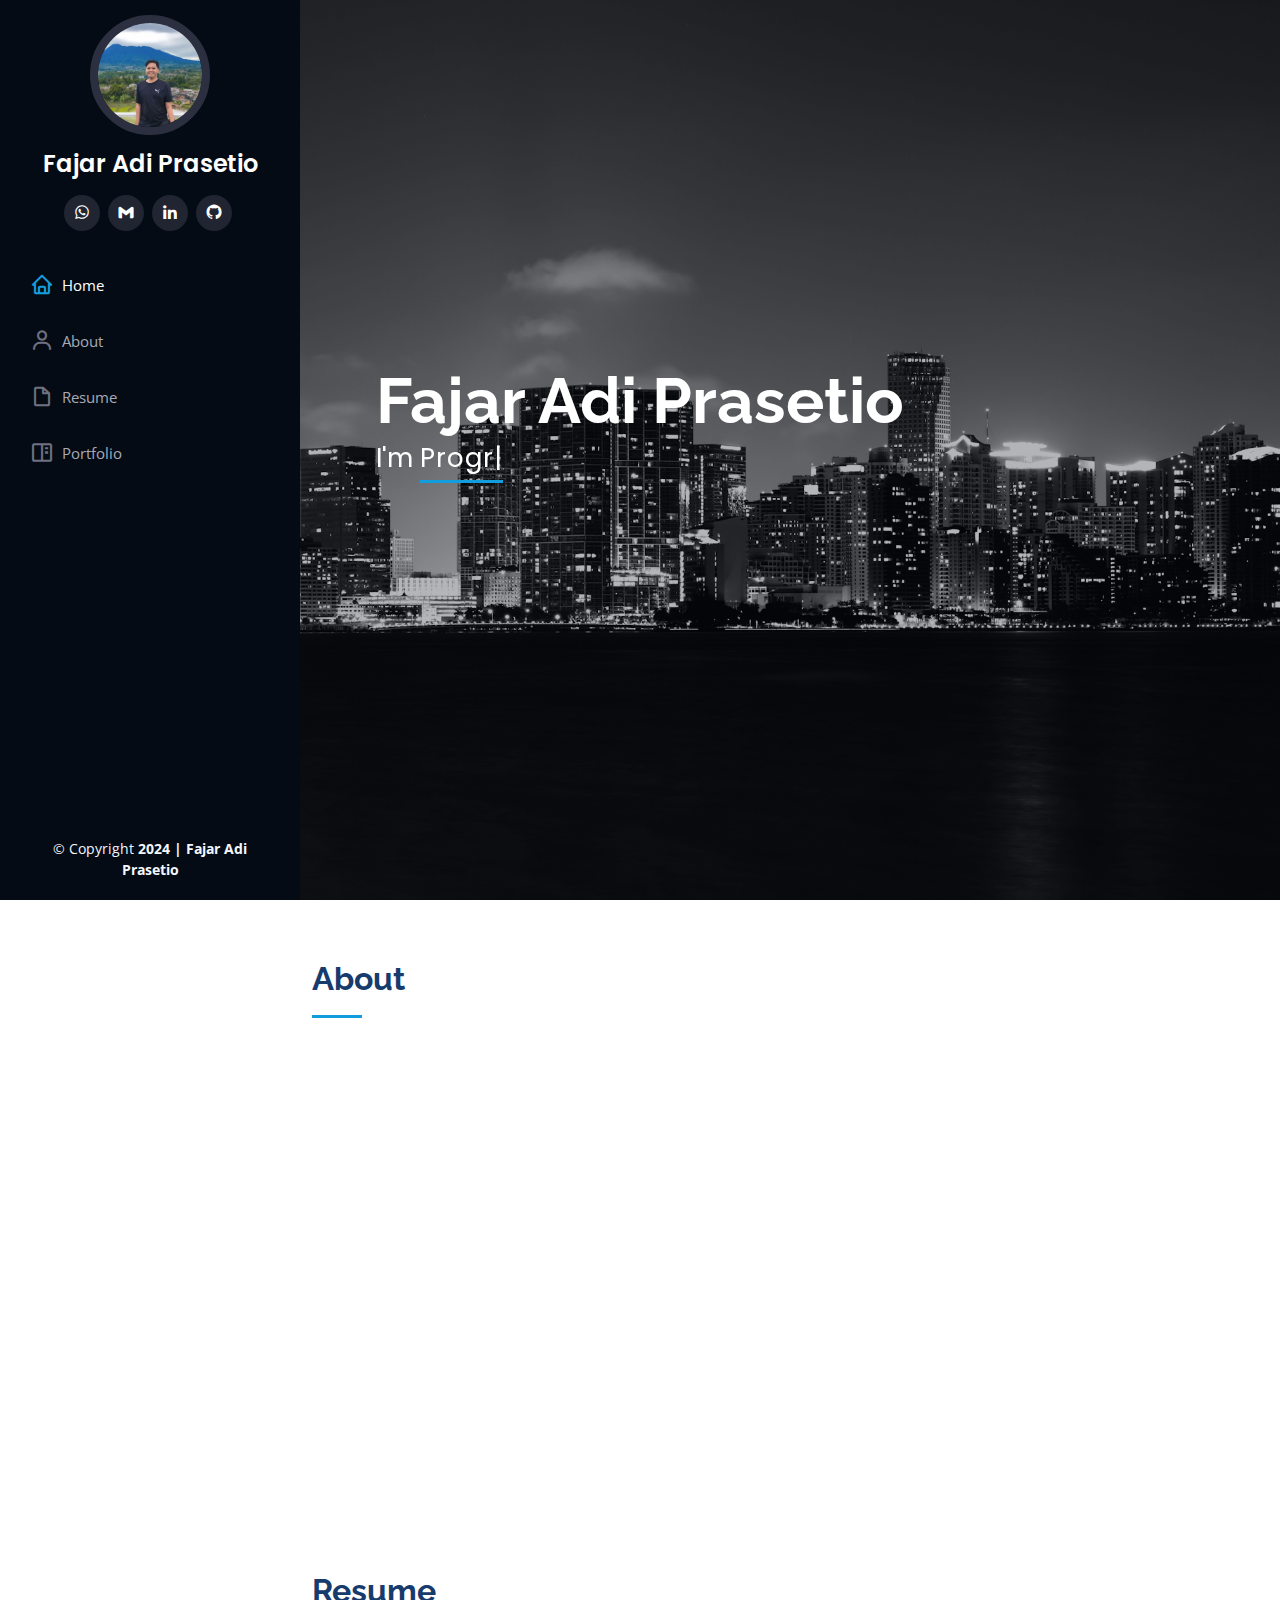
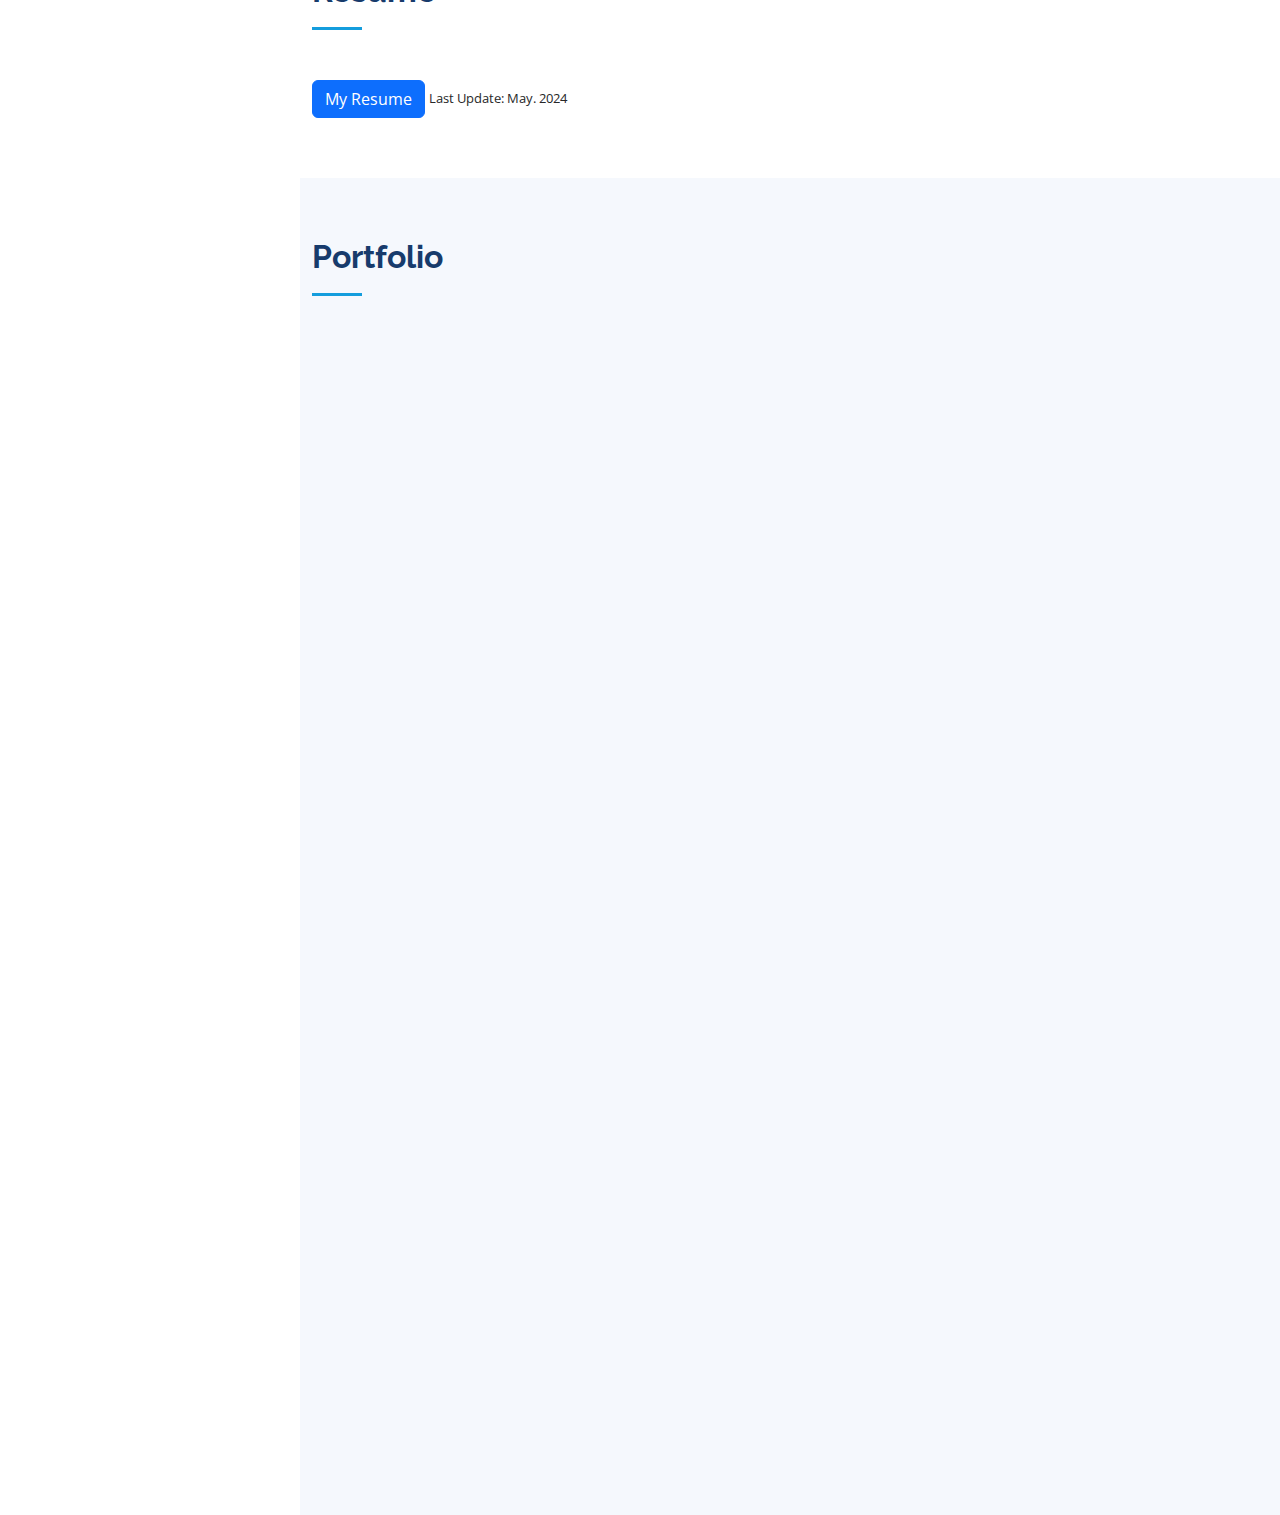
<file: index.html>
<!DOCTYPE html>
<html lang="en">

<head>
  <meta charset="utf-8">
  <meta content="width=device-width, initial-scale=1.0" name="viewport">

  <title>Fajar's Portfolio</title>
  <meta content="" name="description">
  <meta content="" name="keywords">

  <!-- Favicons -->
  <link href="assets/img/favicon.png" rel="icon">
  <link href="assets/img/apple-touch-icon.png" rel="apple-touch-icon">

  <!-- Google Fonts -->
  <link
    href="https://fonts.googleapis.com/css?family=Open+Sans:300,300i,400,400i,600,600i,700,700i|Raleway:300,300i,400,400i,500,500i,600,600i,700,700i|Poppins:300,300i,400,400i,500,500i,600,600i,700,700i"
    rel="stylesheet">

  <!-- Vendor CSS Files -->
  <link href="assets/vendor/aos/aos.css" rel="stylesheet">
  <link href="assets/vendor/bootstrap/css/bootstrap.min.css" rel="stylesheet">
  <link href="assets/vendor/bootstrap-icons/bootstrap-icons.css" rel="stylesheet">
  <link href="assets/vendor/boxicons/css/boxicons.min.css" rel="stylesheet">
  <link href="assets/vendor/glightbox/css/glightbox.min.css" rel="stylesheet">
  <link href="assets/vendor/swiper/swiper-bundle.min.css" rel="stylesheet">

  <!-- Template Main CSS File -->
  <link href="assets/css/style.css" rel="stylesheet">

  <!-- =======================================================
  * Template Name: iPortfolio - v3.9.1
  * Template URL: https://bootstrapmade.com/iportfolio-bootstrap-portfolio-websites-template/
  * Author: BootstrapMade.com
  * License: https://bootstrapmade.com/license/
  ======================================================== -->
</head>

<body>

  <!-- ======= Mobile nav toggle button ======= -->
  <i class="bi bi-list mobile-nav-toggle d-xl-none"></i>

  <!-- ======= Header ======= -->
  <header id="header">
    <div class="d-flex flex-column">

      <div class="profile">
        <img src="assets/img/profile-img.jpg" alt="" class="img-fluid rounded-circle">
        <h1 class="text-light"><a href="index.html">Fajar Adi Prasetio</a></h1>
        <div class="social-links mt-3 text-center">
          <a href="https://wa.me/+6289619267375" class="whatsapp"><i class="bx bxl-whatsapp"></i></a>
          <a href="mailto:fajaradiprasetio@gmail.com" class="gmail"><i class="bx bxl-gmail"></i></a>
          <a href="https://www.linkedin.com/in/fajar-adi-prasetio/" class="linkedin"><i class="bx bxl-linkedin"></i></a>
          <a href="https://github.com/FajarAdi25" class="github"><i class="bx bxl-github"></i></a>
        </div>
      </div>

      <nav id="navbar" class="nav-menu navbar">
        <ul>
          <li><a href="#hero" class="nav-link scrollto active"><i class="bx bx-home"></i> <span>Home</span></a></li>
          <li><a href="#about" class="nav-link scrollto"><i class="bx bx-user"></i> <span>About</span></a></li>
          <li><a href="#resume" class="nav-link scrollto"><i class="bx bx-file-blank"></i> <span>Resume</span></a></li>
          <li><a href="#portfolio" class="nav-link scrollto"><i class="bx bx-book-content"></i>
              <span>Portfolio</span></a></li>
          <!--<li><a href="#services" class="nav-link scrollto"><i class="bx bx-server"></i> <span>Services</span></a></li>-->
          <!--<li><a href="#contact" class="nav-link scrollto"><i class="bx bx-envelope"></i> <span>Contact</span></a></li>-->
        </ul>
      </nav><!-- .nav-menu -->
    </div>
  </header><!-- End Header -->

  <!-- ======= Hero Section ======= -->
  <section id="hero" class="d-flex flex-column justify-content-center align-items-center">
    <div class="hero-container" data-aos="fade-in">
      <h1>Fajar Adi Prasetio</h1>
      <p>I'm <span class="typed" data-typed-items="Programmer"></span></p>
    </div>
  </section><!-- End Hero -->

  <main id="main">

    <!-- ======= About Section ======= -->
    <section id="about" class="about">
      <div class="container">

        <div class="section-title">
          <h2>About</h2>
          <p></p>
        </div>

        <div class="row">
          <div class="col-lg-4" data-aos="fade-right">
            <img src="assets/img/profile-img.jpg" class="img-fluid" alt="">
          </div>
          <div class="col-lg-8 pt-4 pt-lg-0 content" data-aos="fade-left">
            <h3>Programmer.</h3>
            <div class="row">
              <div class="col-lg-6">
                <ul>
                  <!--<li><i class="bi bi-chevron-right"></i> <strong>Birthday:</strong> <span>1 May 1995</span></li>-->
                  <li><i class="bi bi-chevron-right"></i> <strong>Website:</strong>
                    <a href="https://fajaradi25.github.io/"><span>https://fajaradi25.github.io/</span>
                    </li></a>
                    
                  <li><i class="bi bi-chevron-right"></i> <strong>Email:</strong>
                    <a href="mailto:fajaradiprasetio@gmail.com"><span>fajaradiprasetio@gmail.com</span></a>
                    
                  <li><i class="bi bi-chevron-right"></i> <strong>Phone:</strong> <span>+62 896 1926 7375</span></li>
                  <li><i class="bi bi-chevron-right"></i> <strong>City:</strong> <span>South Jakarta, Indonesia</span>
                  </li>
                </ul>
              </div>
              <div class="col-lg-6">
                <ul>
                  <li><i class="bi bi-chevron-right"></i> <strong>Institution:</strong> <span>Universitas
                      Indraprasta</span>
                  <li><i class="bi bi-chevron-right"></i> <strong>Major:</strong> <span>Informatics Engineering</span>
                  </li>
                  <li><i class="bi bi-chevron-right"></i> <strong>Degree:</strong> <span>Bachelor of Computer</span>
                  </li>
                  </li>
                  <!--<li><i class="bi bi-chevron-right"></i> <strong>Freelance:</strong> <span>Available</span></li>-->
                </ul>
              </div>
            </div>
            <p>
              Graduated from Informatics Engineering department at Universitas Indraprasta and bootcamp
Full Stack Web and Mobile Developer at Pijar Camp by Telkom Indonesia. Highly passionate
about data science and programming. Driven by perseverance, analytical thinking and
problem solving. Knowledgeable in Python, JavaScript, SQL, and others. Have experience in
working on data, web and mobile apps programming projects. Able to work in a team and
have good communication skills.</p>
          </div>
        </div>

      </div>
    </section><!-- End About Section -->

    <!-- ======= Facts Section ======= -->
    <!--<section id="facts" class="facts">
      <div class="container">

        <div class="section-title">
          <h2>Facts</h2>
          <p>Magnam dolores commodi suscipit. Necessitatibus eius consequatur ex aliquid fuga eum quidem. Sit sint consectetur velit. Quisquam quos quisquam cupiditate. Et nemo qui impedit suscipit alias ea. Quia fugiat sit in iste officiis commodi quidem hic quas.</p>
        </div>

        <div class="row no-gutters">

          <div class="col-lg-3 col-md-6 d-md-flex align-items-md-stretch" data-aos="fade-up">
            <div class="count-box">
              <i class="bi bi-emoji-smile"></i>
              <span data-purecounter-start="0" data-purecounter-end="232" data-purecounter-duration="1" class="purecounter"></span>
              <p><strong>Happy Clients</strong> consequuntur quae</p>
            </div>
          </div>

          <div class="col-lg-3 col-md-6 d-md-flex align-items-md-stretch" data-aos="fade-up" data-aos-delay="100">
            <div class="count-box">
              <i class="bi bi-journal-richtext"></i>
              <span data-purecounter-start="0" data-purecounter-end="521" data-purecounter-duration="1" class="purecounter"></span>
              <p><strong>Projects</strong> adipisci atque cum quia aut</p>
            </div>
          </div>

          <div class="col-lg-3 col-md-6 d-md-flex align-items-md-stretch" data-aos="fade-up" data-aos-delay="200">
            <div class="count-box">
              <i class="bi bi-headset"></i>
              <span data-purecounter-start="0" data-purecounter-end="1453" data-purecounter-duration="1" class="purecounter"></span>
              <p><strong>Hours Of Support</strong> aut commodi quaerat</p>
            </div>
          </div>

          <div class="col-lg-3 col-md-6 d-md-flex align-items-md-stretch" data-aos="fade-up" data-aos-delay="300">
            <div class="count-box">
              <i class="bi bi-people"></i>
              <span data-purecounter-start="0" data-purecounter-end="32" data-purecounter-duration="1" class="purecounter"></span>
              <p><strong>Hard Workers</strong> rerum asperiores dolor</p>
            </div>
          </div>

        </div>

      </div>
    </section>
    -->
    <!-- End Facts Section -->

    <!-- ======= Skills Section ======= -->
    <!-- <section id="skills" class="skills section-bg">
      <div class="container">

        <div class="section-title">
          <h2>Skills</h2>
        </div>
        <h3>Programming</h3>
        <div class="row skills-content">

          <div class="col-lg-6" data-aos="fade-up">

            <div class="progress">
              <span class="skill">JavaScript <i class="val">Intermediate</i></span>
              <div class="progress-bar-wrap">
                <div class="progress-bar" role="progressbar" aria-valuenow="50" aria-valuemin="0" aria-valuemax="100">
                </div>
              </div>
            </div>

            <div class="progress">
              <span class="skill">Python <i class="val">Advanced</i></span>
              <div class="progress-bar-wrap">
                <div class="progress-bar" role="progressbar" aria-valuenow="75" aria-valuemin="0" aria-valuemax="100">
                </div>
              </div>
            </div>

            <div class="progress">
              <span class="skill">HTML <i class="val">Intermediate</i></span>
              <div class="progress-bar-wrap">
                <div class="progress-bar" role="progressbar" aria-valuenow="50" aria-valuemin="0" aria-valuemax="100">
                </div>
              </div>
            </div>

          </div>

          <div class="col-lg-6" data-aos="fade-up" data-aos-delay="100">

            <div class="progress">
              <span class="skill">SQL <i class="val">Advanced</i></span>
              <div class="progress-bar-wrap">
                <div class="progress-bar" role="progressbar" aria-valuenow="75" aria-valuemin="0" aria-valuemax="100">
                </div>
              </div>
            </div>

            <div class="progress">
              <span class="skill">R <i class="val">Advanced</i></span>
              <div class="progress-bar-wrap">
                <div class="progress-bar" role="progressbar" aria-valuenow="75" aria-valuemin="0" aria-valuemax="100">
                </div>
              </div>
            </div>

            <div class="progress">
              <span class="skill">CSS <i class="val">Intermediate</i></span>
              <div class="progress-bar-wrap">
                <div class="progress-bar" role="progressbar" aria-valuenow="50" aria-valuemin="0" aria-valuemax="100">
                </div>
              </div>
            </div>

          </div>
        </div>
        <p></p>
        <h3>Databases</h3>
        <div class="row skills-content">

          <div class="col-lg-6" data-aos="fade-up">
            <div class="progress">
              <span class="skill">MySQL<i class="val">Intermediate</i></span>
              <div class="progress-bar-wrap">
                <div class="progress-bar" role="progressbar" aria-valuenow="50" aria-valuemin="0" aria-valuemax="100">
                </div>
              </div>
            </div>
          </div>

          <div class="col-lg-6" data-aos="fade-up">
            <div class="progress">
              <span class="skill">BigQuery<i class="val">Intermediate</i></span>
              <div class="progress-bar-wrap">
                <div class="progress-bar" role="progressbar" aria-valuenow="50" aria-valuemin="0" aria-valuemax="100">
                </div>
              </div>
            </div>
          </div>

          <div class="col-lg-6" data-aos="fade-up">
            <div class="progress">
              <span class="skill">Amazon Web Services (AWS) Cloud<i class="val">Intermediate</i></span>
              <div class="progress-bar-wrap">
                <div class="progress-bar" role="progressbar" aria-valuenow="50" aria-valuemin="0" aria-valuemax="100">
                </div>
              </div>
            </div>
          </div>

        </div>
        <p></p>
        <h3>Data Visualization Tools</h3>
        <div class="row skills-content">

          <div class="col-lg-6" data-aos="fade-up">
            <div class="progress">
              <span class="skill">Tableau<i class="val">Intermediate</i></span>
              <div class="progress-bar-wrap">
                <div class="progress-bar" role="progressbar" aria-valuenow="50" aria-valuemin="0" aria-valuemax="100">
                </div>
              </div>
            </div>
          </div>

          <div class="col-lg-6" data-aos="fade-up">
            <div class="progress">
              <span class="skill">Looker Studio<i class="val">Intermediate</i></span>
              <div class="progress-bar-wrap">
                <div class="progress-bar" role="progressbar" aria-valuenow="50" aria-valuemin="0" aria-valuemax="100">
                </div>
              </div>
            </div>
          </div>
        </div>

        <h3>Office Application</h3>
        <div class="row skills-content">

          <div class="col-lg-6" data-aos="fade-up">
            <div class="progress">
              <span class="skill">Excel<i class="val">Advanced</i></span>
              <div class="progress-bar-wrap">
                <div class="progress-bar" role="progressbar" aria-valuenow="75" aria-valuemin="0" aria-valuemax="100">
                </div>
              </div>
            </div>
          </div>

          <div class="col-lg-6" data-aos="fade-up">
            <div class="progress">
              <span class="skill">Spreadsheet<i class="val">Advanced</i></span>
              <div class="progress-bar-wrap">
                <div class="progress-bar" role="progressbar" aria-valuenow="75" aria-valuemin="0" aria-valuemax="100">
                </div>
              </div>
            </div>
          </div>

        </div>
      </div>
    </section> -->
    <!-- End Skills Section -->

    <!-- ======= Resume Section ======= -->
    <section id="resume" class="resume">
      <div class="container">

        <div class="section-title">
          <h2>Resume</h2>
        </div>
        <a href="resume/CV - Fajar Adi Prasetio (ENG).pdf" class="btn btn-primary btn-xl">My Resume</a>
        <span style="font-size: small">Last Update: May. 2024</span>
        <!--

        <div class="row">
          <div class="col-lg-6" data-aos="fade-up">
            <h3 class="resume-title">Sumary</h3>
            <div class="resume-item pb-0">
              <h4>Alex Smith</h4>
              <p><em>Innovative and deadline-driven Graphic Designer with 3+ years of experience designing and
                  developing user-centered digital/print marketing material from initial concept to final, polished
                  deliverable.</em></p>
              <ul>
                <li>Portland par 127,Orlando, FL</li>
                <li>(123) 456-7891</li>
                <li>alice.barkley@example.com</li>
              </ul>
            </div>
            
            <h3 class="resume-title">Education</h3>
            <div class="resume-item">
              <h4>Bachelor of Computer</h4>
              <h5>2017 - 2022</h5>
              <p><em>Universitas Indraprasta, Jakarta, Indonesia</em></p>
            </div>

          </div>
          <div class="col-lg-6" data-aos="fade-up" data-aos-delay="100">
            <h3 class="resume-title">Professional Experience</h3>
            <div class="resume-item">
              <h4>Senior graphic design specialist</h4>
              <h5>2019 - Present</h5>
              <p><em>Experion, New York, NY </em></p>
              <ul>
                <li>Lead in the design, development, and implementation of the graphic, layout, and production
                  communication materials</li>
                <li>Delegate tasks to the 7 members of the design team and provide counsel on all aspects of the
                  project. </li>
                <li>Supervise the assessment of all graphic materials in order to ensure quality and accuracy of the
                  design</li>
                <li>Oversee the efficient use of production project budgets ranging from $2,000 - $25,000</li>
              </ul>
            </div>
            <div class="resume-item">
              <h4>Graphic design specialist</h4>
              <h5>2017 - 2018</h5>
              <p><em>Stepping Stone Advertising, New York, NY</em></p>
              <ul>
                <li>Developed numerous marketing programs (logos, brochures,infographics, presentations, and
                  advertisements).</li>
                <li>Managed up to 5 projects or tasks at a given time while under pressure</li>
                <li>Recommended and consulted with clients on the most appropriate graphic design</li>
                <li>Created 4+ design presentations and proposals a month for clients and account managers</li>
              </ul>
            </div>
          </div>
        </div>
      -->
      </div>
    </section><!-- End Resume Section -->

    <!-- ======= Portfolio Section ======= -->

    <section id="portfolio" class="portfolio section-bg">
      <div class="container">

        <div class="section-title">
          <h2>Portfolio</h2>
        </div>

        <div class="row" data-aos="fade-up">
          <div class="col-lg-12 d-flex justify-content-center">
            <ul id="portfolio-flters">
              <li data-filter="*" class="filter-active">All</li>
              <li data-filter=".filter-data">Data Science</li>
              <!-- <li data-filter=".filter-data-science">Data Science</li> -->
              <li data-filter=".filter-ml">Machine Learning</li>
              <li data-filter=".filter-be">Back End</li>
              <li data-filter=".filter-web">Website</li>
              <li data-filter=".filter-mobile">Mobile Apps</li>
            </ul>
          </div>
        </div>

        <div class="row portfolio-container" data-aos="fade-up" data-aos-delay="100">

          <div class="col-lg-4 col-md-6 portfolio-item filter-data">
            <div class="portfolio-wrap">
              <img src="assets\img\portfolio\data-analyst\Cyclistic\Slide1.jpg" class="img-fluid" alt="">
              <h3 style="text-align: center">Cyclistic: Google Data Analytics Project</h3><br>
              Final project to get Google Data Analytics Professional Certificate</p>
              <div class="portfolio-links">
                <a href="cyclistic.html" title="More Details"><i class="bx bx-detail"></i></a>
              </div>
            </div>
          </div>

          <div class="col-lg-4 col-md-6 portfolio-item filter-data">
            <div class="portfolio-wrap">
              <img src="assets\img\portfolio\data-science\hci-credit-score\Slide1.PNG" class="img-fluid" alt="">
              <h3 style="text-align: center">HCI Credit Score Model</h3>
              The Credit Score Model can help companies ensure that creditors who can make repayments are rejected or
              not when applying for a loan
              <div class="portfolio-links">
                <a href="hci-credit-score.html" title="More Details"><i class="bx bx-detail"></i></a>
              </div>
            </div>
          </div>

          <div class="col-lg-4 col-md-6 portfolio-item filter-ml">
            <div class="portfolio-wrap">
              <img
                src="assets\img\portfolio\machine-learning\image-recognition-classifier-using-convolutional-neural-network\rock-scissor-paper.jpg"
                class="img-fluid" alt="">
              <h3 style="text-align: center">Image Recognition Classifier Using Convolutional Neural Network</h3><br>
              Final project to get certificate Belajar Machine Learning Pemula (Dicoding)<div class="portfolio-links">
                <a href="image-recognition-classifier.html" title="More Details"><i class="bx bx-detail"></i></a>
              </div>
            </div>
          </div>

          <div class="col-lg-4 col-md-6 portfolio-item filter-be">
            <div class="portfolio-wrap">
              <img src="assets/img/portfolio/bookshelf-api/bookshelf-api.jpg" class="img-fluid" alt="">
              <h3 style="text-align: center">Bookshelf API</h3><br>
              Final project to get certificate Belajar Membuat Aplikasi Back-End untuk Pemula (Dicoding)<div
                class="portfolio-links">
                <a href="bookshelf-api.html" title="More Details"><i class="bx bx-detail"></i></a>
              </div>
            </div>
          </div>

          <div class="col-lg-4 col-md-6 portfolio-item filter-data-science">
            <div class="portfolio-wrap">
              <img src="assets\img\portfolio\data-science\customer-churn\Slide1.PNG" class="img-fluid" alt="">
              <h3 style="text-align: center">Customer Churn Prediction</h3>
              Make predictions about Customer Churn to sustain customer members.
              <div class="portfolio-links">
                <a href="customer-churn.html" title="More Details"><i class="bx bx-detail"></i></a>
              </div>
            </div>
          </div>

          <div class="col-lg-4 col-md-6 portfolio-item filter-web">
            <div class="portfolio-wrap">
              <img src="assets\img\portfolio\mama-recipe\Slide3.PNG" class="img-fluid" alt="">
              <h3 style="text-align: center">Mama Recipe Website</h3>
              Mama Recipe is a dynamic online platform that allows users to share their own recipes with others.
              <div class="portfolio-links">
                <a href="mama-recipe-web.html" title="More Details"><i class="bx bx-detail"></i></a>
              </div>
            </div>
          </div>
          <div class="col-lg-4 col-md-6 portfolio-item filter-mobile">
            <div class="portfolio-wrap">
              <img src="assets\img\portfolio\mama-recipe-mobile\Slide1.PNG" class="img-fluid" alt="">
              <h3 style="text-align: center">Mama Recipe Mobile</h3>
              Mama Recipe are aims to create a vibrant community of food enthusiasts who can connect, learn, and appreciate the art of cooking together..
              <div class="portfolio-links">
                <a href="mama-recipe-mobile.html" title="More Details"><i class="bx bx-detail"></i></a>
              </div>
            </div>
          </div>

          <!--
          <div class="col-lg-4 col-md-6 portfolio-item filter-web">
            <div class="portfolio-wrap">
              <img src="assets/img/portfolio/portfolio-2.jpg" class="img-fluid" alt="">
              <div class="portfolio-links">
                <a href="assets/img/portfolio/portfolio-2.jpg" data-gallery="portfolioGallery"
                  class="portfolio-lightbox" title="Web 3"><i class="bx bx-plus"></i></a>
                <a href="portfolio-details.html" title="More Details"><i class="bx bx-link"></i></a>
              </div>
            </div>
          </div>
          -->
        </div>

      </div>
    </section>

    <!-- End Portfolio Section -->

    <!-- ======= Services Section ======= -->
    <!--<section id="services" class="services">
      <div class="container">

        <div class="section-title">
          <h2>Services</h2>
          <p>Magnam dolores commodi suscipit. Necessitatibus eius consequatur ex aliquid fuga eum quidem. Sit sint consectetur velit. Quisquam quos quisquam cupiditate. Et nemo qui impedit suscipit alias ea. Quia fugiat sit in iste officiis commodi quidem hic quas.</p>
        </div>

        <div class="row">
          <div class="col-lg-4 col-md-6 icon-box" data-aos="fade-up">
            <div class="icon"><i class="bi bi-briefcase"></i></div>
            <h4 class="title"><a href="">Lorem Ipsum</a></h4>
            <p class="description">Voluptatum deleniti atque corrupti quos dolores et quas molestias excepturi sint occaecati cupiditate non provident</p>
          </div>
          <div class="col-lg-4 col-md-6 icon-box" data-aos="fade-up" data-aos-delay="100">
            <div class="icon"><i class="bi bi-card-checklist"></i></div>
            <h4 class="title"><a href="">Dolor Sitema</a></h4>
            <p class="description">Minim veniam, quis nostrud exercitation ullamco laboris nisi ut aliquip ex ea commodo consequat tarad limino ata</p>
          </div>
          <div class="col-lg-4 col-md-6 icon-box" data-aos="fade-up" data-aos-delay="200">
            <div class="icon"><i class="bi bi-bar-chart"></i></div>
            <h4 class="title"><a href="">Sed ut perspiciatis</a></h4>
            <p class="description">Duis aute irure dolor in reprehenderit in voluptate velit esse cillum dolore eu fugiat nulla pariatur</p>
          </div>
          <div class="col-lg-4 col-md-6 icon-box" data-aos="fade-up" data-aos-delay="300">
            <div class="icon"><i class="bi bi-binoculars"></i></div>
            <h4 class="title"><a href="">Magni Dolores</a></h4>
            <p class="description">Excepteur sint occaecat cupidatat non proident, sunt in culpa qui officia deserunt mollit anim id est laborum</p>
          </div>
          <div class="col-lg-4 col-md-6 icon-box" data-aos="fade-up" data-aos-delay="400">
            <div class="icon"><i class="bi bi-brightness-high"></i></div>
            <h4 class="title"><a href="">Nemo Enim</a></h4>
            <p class="description">At vero eos et accusamus et iusto odio dignissimos ducimus qui blanditiis praesentium voluptatum deleniti atque</p>
          </div>
          <div class="col-lg-4 col-md-6 icon-box" data-aos="fade-up" data-aos-delay="500">
            <div class="icon"><i class="bi bi-calendar4-week"></i></div>
            <h4 class="title"><a href="">Eiusmod Tempor</a></h4>
            <p class="description">Et harum quidem rerum facilis est et expedita distinctio. Nam libero tempore, cum soluta nobis est eligendi</p>
          </div>
        </div>

      </div>
    </section>
    -->
    <!-- End Services Section -->

    <!-- ======= Testimonials Section ======= -->
    <!--<section id="testimonials" class="testimonials section-bg">
      <div class="container">

        <div class="section-title">
          <h2>Testimonials</h2>
          <p>Magnam dolores commodi suscipit. Necessitatibus eius consequatur ex aliquid fuga eum quidem. Sit sint consectetur velit. Quisquam quos quisquam cupiditate. Et nemo qui impedit suscipit alias ea. Quia fugiat sit in iste officiis commodi quidem hic quas.</p>
        </div>

        <div class="testimonials-slider swiper" data-aos="fade-up" data-aos-delay="100">
          <div class="swiper-wrapper">

            <div class="swiper-slide">
              <div class="testimonial-item" data-aos="fade-up">
                <p>
                  <i class="bx bxs-quote-alt-left quote-icon-left"></i>
                  Proin iaculis purus consequat sem cure digni ssim donec porttitora entum suscipit rhoncus. Accusantium quam, ultricies eget id, aliquam eget nibh et. Maecen aliquam, risus at semper.
                  <i class="bx bxs-quote-alt-right quote-icon-right"></i>
                </p>
                <img src="assets/img/testimonials/testimonials-1.jpg" class="testimonial-img" alt="">
                <h3>Saul Goodman</h3>
                <h4>Ceo &amp; Founder</h4>
              </div>
            </div>
            -->
    <!-- End testimonial item -->
    <!--
              <div class="swiper-slide">
              <div class="testimonial-item" data-aos="fade-up" data-aos-delay="100">
                <p>
                  <i class="bx bxs-quote-alt-left quote-icon-left"></i>
                  Export tempor illum tamen malis malis eram quae irure esse labore quem cillum quid cillum eram malis quorum velit fore eram velit sunt aliqua noster fugiat irure amet legam anim culpa.
                  <i class="bx bxs-quote-alt-right quote-icon-right"></i>
                </p>
                <img src="assets/img/testimonials/testimonials-2.jpg" class="testimonial-img" alt="">
                <h3>Sara Wilsson</h3>
                <h4>Designer</h4>
              </div>
            </div>
            -->
    <!-- End testimonial item -->
    <!--
            <div class="swiper-slide">
              <div class="testimonial-item" data-aos="fade-up" data-aos-delay="200">
                <p>
                  <i class="bx bxs-quote-alt-left quote-icon-left"></i>
                  Enim nisi quem export duis labore cillum quae magna enim sint quorum nulla quem veniam duis minim tempor labore quem eram duis noster aute amet eram fore quis sint minim.
                  <i class="bx bxs-quote-alt-right quote-icon-right"></i>
                </p>
                <img src="assets/img/testimonials/testimonials-3.jpg" class="testimonial-img" alt="">
                <h3>Jena Karlis</h3>
                <h4>Store Owner</h4>
              </div>
            </div>
            -->
    <!-- End testimonial item -->
    <!--
            <div class="swiper-slide">
              <div class="testimonial-item" data-aos="fade-up" data-aos-delay="300">
                <p>
                  <i class="bx bxs-quote-alt-left quote-icon-left"></i>
                  Fugiat enim eram quae cillum dolore dolor amet nulla culpa multos export minim fugiat minim velit minim dolor enim duis veniam ipsum anim magna sunt elit fore quem dolore labore illum veniam.
                  <i class="bx bxs-quote-alt-right quote-icon-right"></i>
                </p>
                <img src="assets/img/testimonials/testimonials-4.jpg" class="testimonial-img" alt="">
                <h3>Matt Brandon</h3>
                <h4>Freelancer</h4>
              </div>
            </div>
            -->
    <!-- End testimonial item -->
    <!--
            <div class="swiper-slide">
              <div class="testimonial-item" data-aos="fade-up" data-aos-delay="400">
                <p>
                  <i class="bx bxs-quote-alt-left quote-icon-left"></i>
                  Quis quorum aliqua sint quem legam fore sunt eram irure aliqua veniam tempor noster veniam enim culpa labore duis sunt culpa nulla illum cillum fugiat legam esse veniam culpa fore nisi cillum quid.
                  <i class="bx bxs-quote-alt-right quote-icon-right"></i>
                </p>
                <img src="assets/img/testimonials/testimonials-5.jpg" class="testimonial-img" alt="">
                <h3>John Larson</h3>
                <h4>Entrepreneur</h4>
              </div>
            </div>
            -->
    <!-- End testimonial item -->
    <!--
          </div>
          <div class="swiper-pagination"></div>
        </div>

      </div>
    </section>
    -->
    <!-- End Testimonials Section -->

    <!-- ======= Contact Section ======= -->
    <!--
    <section id="contact" class="contact">
      <div class="container">

        <div class="section-title">
          <h2>Contact</h2>
          <p>Magnam dolores commodi suscipit. Necessitatibus eius consequatur ex aliquid fuga eum quidem. Sit sint
            consectetur velit. Quisquam quos quisquam cupiditate. Et nemo qui impedit suscipit alias ea. Quia fugiat sit
            in iste officiis commodi quidem hic quas.</p>
        </div>
        
        <div class="row" data-aos="fade-in">

          <div class="col-lg-5 d-flex align-items-stretch">
            <div class="info">
              <div class="address">
                <i class="bi bi-geo-alt"></i>
                <h4>Location:</h4>
                <p>A108 Adam Street, New York, NY 535022</p>
              </div>

              <div class="email">
                <i class="bi bi-envelope"></i>
                <h4>Email:</h4>
                <p>info@example.com</p>
              </div>

              <div class="phone">
                <i class="bi bi-phone"></i>
                <h4>Call:</h4>
                <p>+1 5589 55488 55s</p>
              </div>

              <iframe src="https://www.google.com/maps/embed?pb=!1m14!1m8!1m3!1d12097.433213460943!2d-74.0062269!3d40.7101282!3m2!1i1024!2i768!4f13.1!3m3!1m2!1s0x0%3A0xb89d1fe6bc499443!2sDowntown+Conference+Center!5e0!3m2!1smk!2sbg!4v1539943755621" frameborder="0" style="border:0; width: 100%; height: 290px;" allowfullscreen></iframe>
            </div>

          </div>
          -->
    <!--
          <div class="col-lg-7 mt-5 mt-lg-0 d-flex align-items-stretch">
            <form action="forms/contact.php" method="post" role="form" class="php-email-form">
              <div class="row">
                <div class="form-group col-md-6">
                  <label for="name">Your Name</label>
                  <input type="text" name="name" class="form-control" id="name" required>
                </div>
                <div class="form-group col-md-6">
                  <label for="name">Your Email</label>
                  <input type="email" class="form-control" name="email" id="email" required>
                </div>
              </div>
              <div class="form-group">
                <label for="name">Subject</label>
                <input type="text" class="form-control" name="subject" id="subject" required>
              </div>
              <div class="form-group">
                <label for="name">Message</label>
                <textarea class="form-control" name="message" rows="10" required></textarea>
              </div>
              <div class="my-3">
                <div class="loading">Loading</div>
                <div class="error-message"></div>
                <div class="sent-message">Your message has been sent. Thank you!</div>
              </div>
              <div class="text-center"><button type="submit">Send Message</button></div>
            </form>
          </div>
          
      </div>

      </div>
    </section>
    -->
    <!-- End Contact Section -->

  </main><!-- End #main -->

  <!-- ======= Footer ======= -->
  <footer id="footer">
    <div class="container">
      <div class="copyright">
        &copy; Copyright <strong><span>2024 | Fajar Adi Prasetio</span></strong>
      </div>
      <div class="credits">
        <!-- All the links in the footer should remain intact. -->
        <!-- You can delete the links only if you purchased the pro version. -->
        <!-- Licensing information: https://bootstrapmade.com/license/ -->
        <!-- Purchase the pro version with working PHP/AJAX contact form: https://bootstrapmade.com/iportfolio-bootstrap-portfolio-websites-template/ -->
        <!-- Designed by <a href="https://bootstrapmade.com/">BootstrapMade</a> -->
      </div>
    </div>
  </footer><!-- End  Footer -->

  <a href="#" class="back-to-top d-flex align-items-center justify-content-center"><i
      class="bi bi-arrow-up-short"></i></a>

  <!-- Vendor JS Files -->
  <script src="assets/vendor/purecounter/purecounter_vanilla.js"></script>
  <script src="assets/vendor/aos/aos.js"></script>
  <script src="assets/vendor/bootstrap/js/bootstrap.bundle.min.js"></script>
  <script src="assets/vendor/glightbox/js/glightbox.min.js"></script>
  <script src="assets/vendor/isotope-layout/isotope.pkgd.min.js"></script>
  <script src="assets/vendor/swiper/swiper-bundle.min.js"></script>
  <script src="assets/vendor/typed.js/typed.min.js"></script>
  <script src="assets/vendor/waypoints/noframework.waypoints.js"></script>
  <script src="assets/vendor/php-email-form/validate.js"></script>

  <!-- Template Main JS File -->
  <script src="assets/js/main.js"></script>

</body>

</html>
</file>
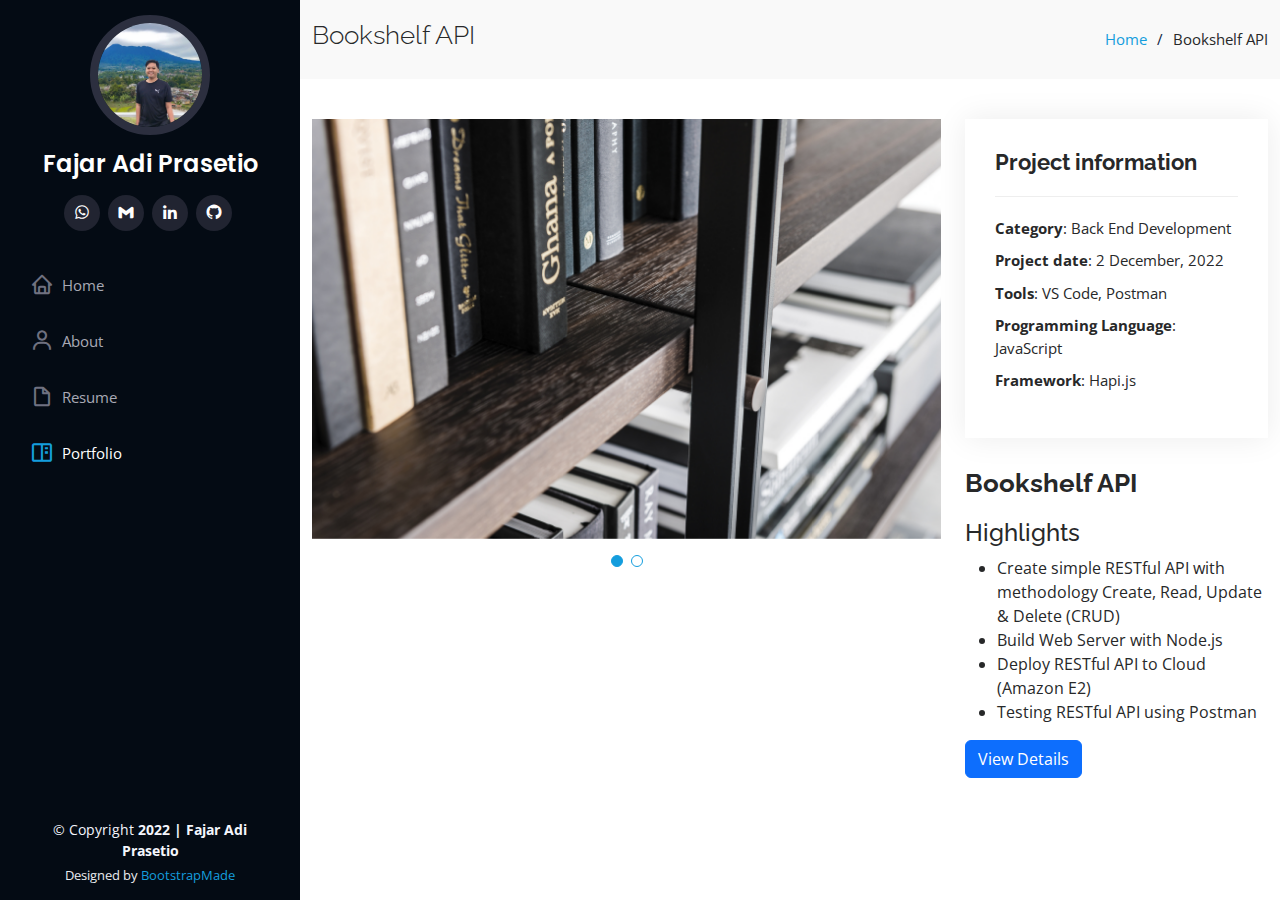
<file: bookshelf-api.html>
<!DOCTYPE html>
<html lang="en">

<head>
  <meta charset="utf-8">
  <meta content="width=device-width, initial-scale=1.0" name="viewport">

  <title>Portfolio Details - Bookshelf API</title>
  <meta content="" name="description">
  <meta content="" name="keywords">

  <!-- Favicons -->
  <link href="assets/img/favicon.png" rel="icon">
  <link href="assets/img/apple-touch-icon.png" rel="apple-touch-icon">

  <!-- Google Fonts -->
  <link
    href="https://fonts.googleapis.com/css?family=Open+Sans:300,300i,400,400i,600,600i,700,700i|Raleway:300,300i,400,400i,500,500i,600,600i,700,700i|Poppins:300,300i,400,400i,500,500i,600,600i,700,700i"
    rel="stylesheet">

  <!-- Vendor CSS Files -->
  <link href="assets/vendor/aos/aos.css" rel="stylesheet">
  <link href="assets/vendor/bootstrap/css/bootstrap.min.css" rel="stylesheet">
  <link href="assets/vendor/bootstrap-icons/bootstrap-icons.css" rel="stylesheet">
  <link href="assets/vendor/boxicons/css/boxicons.min.css" rel="stylesheet">
  <link href="assets/vendor/glightbox/css/glightbox.min.css" rel="stylesheet">
  <link href="assets/vendor/swiper/swiper-bundle.min.css" rel="stylesheet">

  <!-- Template Main CSS File -->
  <link href="assets/css/style.css" rel="stylesheet">

  <!-- =======================================================
  * Template Name: iPortfolio - v3.9.1
  * Template URL: https://bootstrapmade.com/iportfolio-bootstrap-portfolio-websites-template/
  * Author: BootstrapMade.com
  * License: https://bootstrapmade.com/license/
  ======================================================== -->
</head>

<body>

  <!-- ======= Mobile nav toggle button ======= -->
  <i class="bi bi-list mobile-nav-toggle d-xl-none"></i>

  <!-- ======= Header ======= -->
  <header id="header">
    <div class="d-flex flex-column">

      <div class="profile">
        <img src="assets/img/profile-img.jpg" alt="" class="img-fluid rounded-circle">
        <h1 class="text-light"><a href="index.html">Fajar Adi Prasetio</a></h1>
        <div class="social-links mt-3 text-center">
          <a href="https://wa.me/+6289619267375" class="whatsapp"><i class="bx bxl-whatsapp"></i></a>
          <a href="mailto:fajaradiprasetio@gmail.com" class="gmail"><i class="bx bxl-gmail"></i></a>
          <a href="https://www.linkedin.com/in/fajar-adi-prasetio/" class="linkedin"><i class="bx bxl-linkedin"></i></a>
          <a href="https://github.com/FajarAdi25" class="github"><i class="bx bxl-github"></i></a>
        </div>
      </div>

      <nav id="navbar" class="nav-menu navbar">
        <ul>
          <li><a href="index.html" class="nav-link scrollto"><i class="bx bx-home"></i> <span>Home</span></a></li>
          <li><a href="index.html#about" class="nav-link scrollto"><i class="bx bx-user"></i> <span>About</span></a>
          </li>
          <li><a href="index.html#resume" class="nav-link scrollto"><i class="bx bx-file-blank"></i>
              <span>Resume</span></a></li>
          <li><a href="index.html#portfolio" class="nav-link scrollto active"><i class="bx bx-book-content"></i>
              <span>Portfolio</span></a></li>
          <!--<li><a href="#services" class="nav-link scrollto"><i class="bx bx-server"></i> <span>Services</span></a></li>-->
          <!--<li><a href="#contact" class="nav-link scrollto"><i class="bx bx-envelope"></i> <span>Contact</span></a></li>-->
        </ul>
      </nav><!-- .nav-menu -->
    </div>
  </header><!-- End Header -->

  <main id="main">

    <!-- ======= Breadcrumbs ======= -->
    <section id="breadcrumbs" class="breadcrumbs">
      <div class="container">

        <div class="d-flex justify-content-between align-items-center">
          <h2>Bookshelf API</h2>
          <ol>
            <li><a href="index.html">Home</a></li>
            <li>Bookshelf API</li>
          </ol>
        </div>

      </div>
    </section><!-- End Breadcrumbs -->

    <!-- ======= Portfolio Details Section ======= -->
    <section id="portfolio-details" class="portfolio-details">
      <div class="container">

        <div class="row gy-4">

          <div class="col-lg-8">
            <div class="portfolio-details-slider swiper">
              <div class="swiper-wrapper align-items-center">

                <div class="swiper-slide">
                  <img src="assets\img\portfolio\bookshelf-api\bookshelf-api.jpg" alt="">
                </div>

                <div class="swiper-slide">
                  <img src="assets\img\portfolio\bookshelf-api\result.JPG" alt="">
                </div>

              </div>
              <div class="swiper-pagination"></div>
            </div>
          </div>

          <div class="col-lg-4">
            <div class="portfolio-info">
              <h3>Project information</h3>
              <ul>
                <li><strong>Category</strong>: Back End Development</li>
                <li><strong>Project date</strong>: 2 December, 2022</li>
                <li><strong>Tools</strong>: VS Code, Postman</li>
                <li><strong>Programming Language</strong>: JavaScript</li>
                <li><strong>Framework</strong>: Hapi.js</li>
              </ul>
            </div>
            <div class="portfolio-description">
              <h2>Bookshelf API</h2>
              <p>
                <!--<h4>Target</h4>
                <p>Memaksimalkan jumlah anggota tahunan berdasarkan analisis kebiasaan pengguna untuk meningkatkan keuntungan dan mengembangkan bisnis</p>
                -->
              <h4>Highlights</h4>
              <ul>
                <li>Create simple RESTful API with methodology Create, Read, Update & Delete (CRUD)</li>
                <li>Build Web Server with Node.js </li>
                <li>Deploy RESTful API to Cloud (Amazon E2)</li>
                <li>Testing RESTful API using Postman</li>
              </ul>
              <a href="https://github.com/FajarAdi25/Bookshelf-API" class="btn btn-primary btn-xl">View Details</a>
              </p>

              </p>
            </div>
          </div>

        </div>

      </div>
    </section><!-- End Portfolio Details Section -->

  </main><!-- End #main -->

  <!-- ======= Footer ======= -->
  <footer id="footer">
    <div class="container">
      <div class="copyright">
        &copy; Copyright <strong><span>2022 | Fajar Adi Prasetio</span></strong>
      </div>
      <div class="credits">
        <!-- All the links in the footer should remain intact. -->
        <!-- You can delete the links only if you purchased the pro version. -->
        <!-- Licensing information: https://bootstrapmade.com/license/ -->
        <!-- Purchase the pro version with working PHP/AJAX contact form: https://bootstrapmade.com/iportfolio-bootstrap-portfolio-websites-template/ -->
        Designed by <a href="https://bootstrapmade.com/">BootstrapMade</a>
      </div>
    </div>
  </footer><!-- End  Footer -->

  <a href="#" class="back-to-top d-flex align-items-center justify-content-center"><i
      class="bi bi-arrow-up-short"></i></a>

  <!-- Vendor JS Files -->
  <script src="assets/vendor/purecounter/purecounter_vanilla.js"></script>
  <script src="assets/vendor/aos/aos.js"></script>
  <script src="assets/vendor/bootstrap/js/bootstrap.bundle.min.js"></script>
  <script src="assets/vendor/glightbox/js/glightbox.min.js"></script>
  <script src="assets/vendor/isotope-layout/isotope.pkgd.min.js"></script>
  <script src="assets/vendor/swiper/swiper-bundle.min.js"></script>
  <script src="assets/vendor/typed.js/typed.min.js"></script>
  <script src="assets/vendor/waypoints/noframework.waypoints.js"></script>
  <script src="assets/vendor/php-email-form/validate.js"></script>

  <!-- Template Main JS File -->
  <script src="assets/js/main.js"></script>

</body>

</html>
</file>
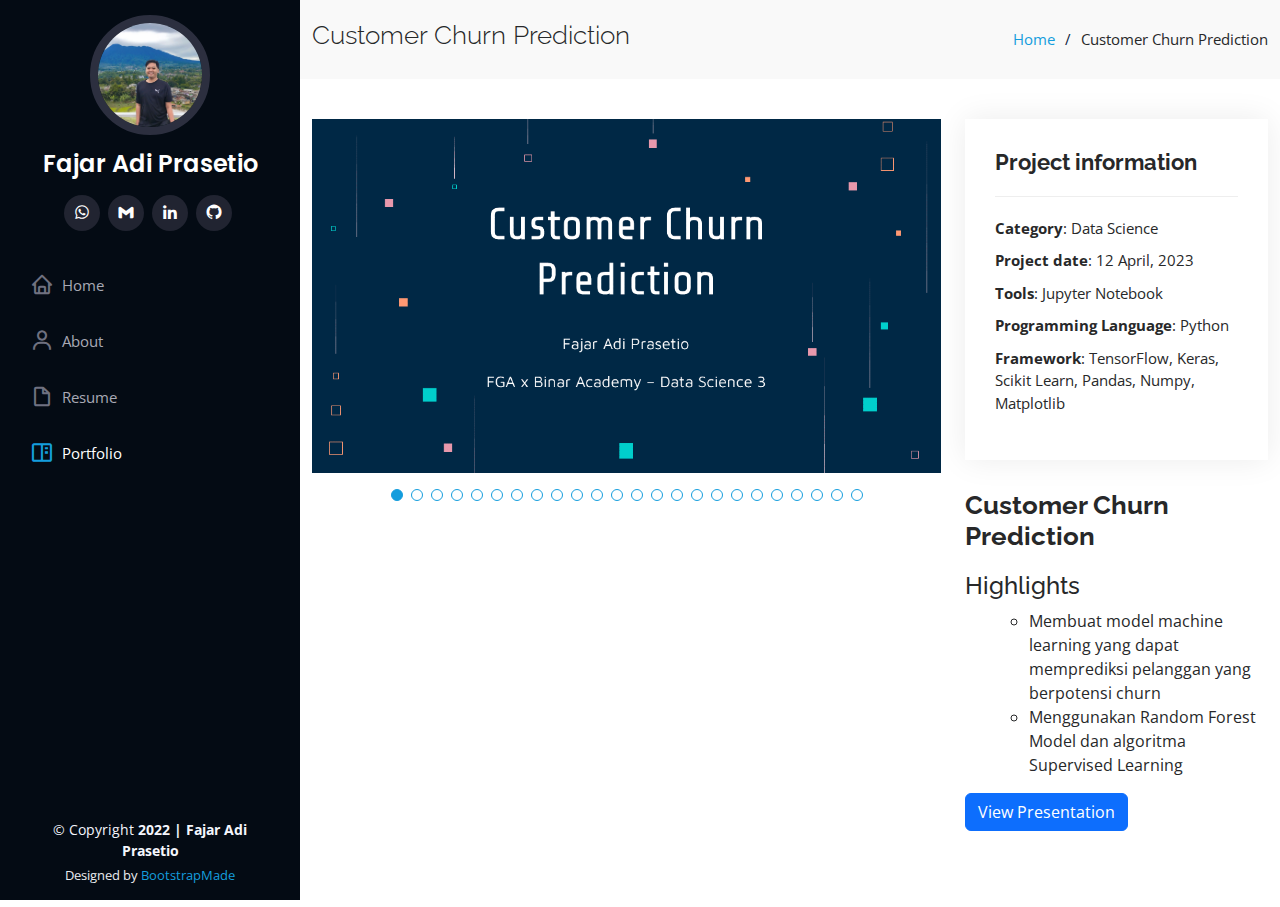
<file: customer-churn.html>
<!DOCTYPE html>
<html lang="en">

<head>
  <meta charset="utf-8">
  <meta content="width=device-width, initial-scale=1.0" name="viewport">

  <title>Portfolio Details - Customer Churn Prediction</title>
  <meta content="" name="description">
  <meta content="" name="keywords">

  <!-- Favicons -->
  <link href="assets/img/favicon.png" rel="icon">
  <link href="assets/img/apple-touch-icon.png" rel="apple-touch-icon">

  <!-- Google Fonts -->
  <link
    href="https://fonts.googleapis.com/css?family=Open+Sans:300,300i,400,400i,600,600i,700,700i|Raleway:300,300i,400,400i,500,500i,600,600i,700,700i|Poppins:300,300i,400,400i,500,500i,600,600i,700,700i"
    rel="stylesheet">

  <!-- Vendor CSS Files -->
  <link href="assets/vendor/aos/aos.css" rel="stylesheet">
  <link href="assets/vendor/bootstrap/css/bootstrap.min.css" rel="stylesheet">
  <link href="assets/vendor/bootstrap-icons/bootstrap-icons.css" rel="stylesheet">
  <link href="assets/vendor/boxicons/css/boxicons.min.css" rel="stylesheet">
  <link href="assets/vendor/glightbox/css/glightbox.min.css" rel="stylesheet">
  <link href="assets/vendor/swiper/swiper-bundle.min.css" rel="stylesheet">

  <!-- Template Main CSS File -->
  <link href="assets/css/style.css" rel="stylesheet">

  <!-- =======================================================
  * Template Name: iPortfolio - v3.9.1
  * Template URL: https://bootstrapmade.com/iportfolio-bootstrap-portfolio-websites-template/
  * Author: BootstrapMade.com
  * License: https://bootstrapmade.com/license/
  ======================================================== -->
</head>

<body>

  <!-- ======= Mobile nav toggle button ======= -->
  <i class="bi bi-list mobile-nav-toggle d-xl-none"></i>

  <!-- ======= Header ======= -->
  <header id="header">
    <div class="d-flex flex-column">

      <div class="profile">
        <img src="assets/img/profile-img.jpg" alt="" class="img-fluid rounded-circle">
        <h1 class="text-light"><a href="index.html">Fajar Adi Prasetio</a></h1>
        <div class="social-links mt-3 text-center">
          <a href="https://wa.me/+6289619267375" class="whatsapp"><i class="bx bxl-whatsapp"></i></a>
          <a href="mailto:fajaradiprasetio@gmail.com" class="gmail"><i class="bx bxl-gmail"></i></a>
          <a href="https://www.linkedin.com/in/fajar-adi-prasetio/" class="linkedin"><i class="bx bxl-linkedin"></i></a>
          <a href="https://github.com/FajarAdi25" class="github"><i class="bx bxl-github"></i></a>
        </div>
      </div>

      <nav id="navbar" class="nav-menu navbar">
        <ul>
          <li><a href="index.html" class="nav-link scrollto"><i class="bx bx-home"></i> <span>Home</span></a></li>
          <li><a href="index.html#about" class="nav-link scrollto"><i class="bx bx-user"></i> <span>About</span></a>
          </li>
          <li><a href="index.html#resume" class="nav-link scrollto"><i class="bx bx-file-blank"></i>
              <span>Resume</span></a></li>
          <li><a href="index.html#portfolio" class="nav-link scrollto active"><i class="bx bx-book-content"></i>
              <span>Portfolio</span></a></li>
          <!--<li><a href="#services" class="nav-link scrollto"><i class="bx bx-server"></i> <span>Services</span></a></li>-->
          <!--<li><a href="#contact" class="nav-link scrollto"><i class="bx bx-envelope"></i> <span>Contact</span></a></li>-->
        </ul>
      </nav><!-- .nav-menu -->
    </div>
  </header><!-- End Header -->

  <main id="main">

    <!-- ======= Breadcrumbs ======= -->
    <section id="breadcrumbs" class="breadcrumbs">
      <div class="container">

        <div class="d-flex justify-content-between align-items-center">
          <h2>Customer Churn Prediction</h2>
          <ol>
            <li><a href="index.html">Home</a></li>
            <li>Customer Churn Prediction</li>
          </ol>
        </div>

      </div>
    </section><!-- End Breadcrumbs -->

    <!-- ======= Portfolio Details Section ======= -->
    <section id="portfolio-details" class="portfolio-details">
      <div class="container">

        <div class="row gy-4">

          <div class="col-lg-8">
            <div class="portfolio-details-slider swiper">
              <div class="swiper-wrapper align-items-center">

                <div class="swiper-slide">
                  <img src="assets\img\portfolio\data-science\customer-churn\Slide1.PNG" alt="">
                </div>

                <div class="swiper-slide">
                  <img src="assets\img\portfolio\data-science\customer-churn\Slide2.PNG" alt="">
                </div>

                <div class="swiper-slide">
                  <img src="assets\img\portfolio\data-science\customer-churn\Slide3.PNG" alt="">
                </div>

                <div class="swiper-slide">
                  <img src="assets\img\portfolio\data-science\customer-churn\Slide4.PNG" alt="">
                </div>

                <div class="swiper-slide">
                  <img src="assets\img\portfolio\data-science\customer-churn\Slide5.PNG" alt="">
                </div>

                <div class="swiper-slide">
                  <img src="assets\img\portfolio\data-science\customer-churn\Slide6.PNG" alt="">
                </div>

                <div class="swiper-slide">
                  <img src="assets\img\portfolio\data-science\customer-churn\Slide7.PNG" alt="">
                </div>

                <div class="swiper-slide">
                  <img src="assets\img\portfolio\data-science\customer-churn\Slide8.PNG" alt="">
                </div>

                <div class="swiper-slide">
                  <img src="assets\img\portfolio\data-science\customer-churn\Slide9.PNG" alt="">
                </div>

                <div class="swiper-slide">
                  <img src="assets\img\portfolio\data-science\customer-churn\Slide10.PNG" alt="">
                </div>

                <div class="swiper-slide">
                  <img src="assets\img\portfolio\data-science\customer-churn\Slide11.PNG" alt="">
                </div>

                <div class="swiper-slide">
                  <img src="assets\img\portfolio\data-science\customer-churn\Slide12.PNG" alt="">
                </div>

                <div class="swiper-slide">
                  <img src="assets\img\portfolio\data-science\customer-churn\Slide13.PNG" alt="">
                </div>

                <div class="swiper-slide">
                  <img src="assets\img\portfolio\data-science\customer-churn\Slide14.PNG" alt="">
                </div>

                <div class="swiper-slide">
                  <img src="assets\img\portfolio\data-science\customer-churn\Slide15.PNG" alt="">
                </div>

                <div class="swiper-slide">
                  <img src="assets\img\portfolio\data-science\customer-churn\Slide16.PNG" alt="">
                </div>

                <div class="swiper-slide">
                  <img src="assets\img\portfolio\data-science\customer-churn\Slide17.PNG" alt="">
                </div>

                <div class="swiper-slide">
                  <img src="assets\img\portfolio\data-science\customer-churn\Slide18.PNG" alt="">
                </div>

                <div class="swiper-slide">
                  <img src="assets\img\portfolio\data-science\customer-churn\Slide19.PNG" alt="">
                </div>

                <div class="swiper-slide">
                  <img src="assets\img\portfolio\data-science\customer-churn\Slide20.PNG" alt="">
                </div>

                <div class="swiper-slide">
                  <img src="assets\img\portfolio\data-science\customer-churn\Slide21.PNG" alt="">
                </div>

                <div class="swiper-slide">
                  <img src="assets\img\portfolio\data-science\customer-churn\Slide22.PNG" alt="">
                </div>

                <div class="swiper-slide">
                  <img src="assets\img\portfolio\data-science\customer-churn\Slide23.PNG" alt="">
                </div>

                <div class="swiper-slide">
                  <img src="assets\img\portfolio\data-science\customer-churn\Slide24.PNG" alt="">
                </div>

              </div>
              <div class="swiper-pagination"></div>
            </div>
          </div>

          <div class="col-lg-4">
            <div class="portfolio-info">
              <h3>Project information</h3>
              <ul>
                <li><strong>Category</strong>: Data Science</li>
                <li><strong>Project date</strong>: 12 April, 2023</li>
                <li><strong>Tools</strong>: Jupyter Notebook</li>
                <li><strong>Programming Language</strong>: Python</li>
                <li><strong>Framework</strong>: TensorFlow, Keras, Scikit Learn, Pandas, Numpy, Matplotlib</li>
              </ul>
            </div>
            <div class="portfolio-description">
              <h2>Customer Churn Prediction</h2>
              <p>
              <h4>Highlights</h4>
              <ul>
                <ul>
                  <li>Membuat model machine learning yang dapat memprediksi pelanggan yang berpotensi churn</li>
                  <li>Menggunakan Random Forest Model dan algoritma Supervised Learning</li>
                </ul>
              </ul>
              <a href="https://github.com/FajarAdi25/customer-churn/blob/main/customer_churn.pptx"
                class="btn btn-primary btn-xl">View Presentation</a>
              </p>

              </p>
            </div>
          </div>

        </div>

      </div>
    </section><!-- End Portfolio Details Section -->

  </main><!-- End #main -->

  <!-- ======= Footer ======= -->
  <footer id="footer">
    <div class="container">
      <div class="copyright">
        &copy; Copyright <strong><span>2022 | Fajar Adi Prasetio</span></strong>
      </div>
      <div class="credits">
        <!-- All the links in the footer should remain intact. -->
        <!-- You can delete the links only if you purchased the pro version. -->
        <!-- Licensing information: https://bootstrapmade.com/license/ -->
        <!-- Purchase the pro version with working PHP/AJAX contact form: https://bootstrapmade.com/iportfolio-bootstrap-portfolio-websites-template/ -->
        Designed by <a href="https://bootstrapmade.com/">BootstrapMade</a>
      </div>
    </div>
  </footer><!-- End  Footer -->

  <a href="#" class="back-to-top d-flex align-items-center justify-content-center"><i
      class="bi bi-arrow-up-short"></i></a>

  <!-- Vendor JS Files -->
  <script src="assets/vendor/purecounter/purecounter_vanilla.js"></script>
  <script src="assets/vendor/aos/aos.js"></script>
  <script src="assets/vendor/bootstrap/js/bootstrap.bundle.min.js"></script>
  <script src="assets/vendor/glightbox/js/glightbox.min.js"></script>
  <script src="assets/vendor/isotope-layout/isotope.pkgd.min.js"></script>
  <script src="assets/vendor/swiper/swiper-bundle.min.js"></script>
  <script src="assets/vendor/typed.js/typed.min.js"></script>
  <script src="assets/vendor/waypoints/noframework.waypoints.js"></script>
  <script src="assets/vendor/php-email-form/validate.js"></script>

  <!-- Template Main JS File -->
  <script src="assets/js/main.js"></script>

</body>

</html>
</file>
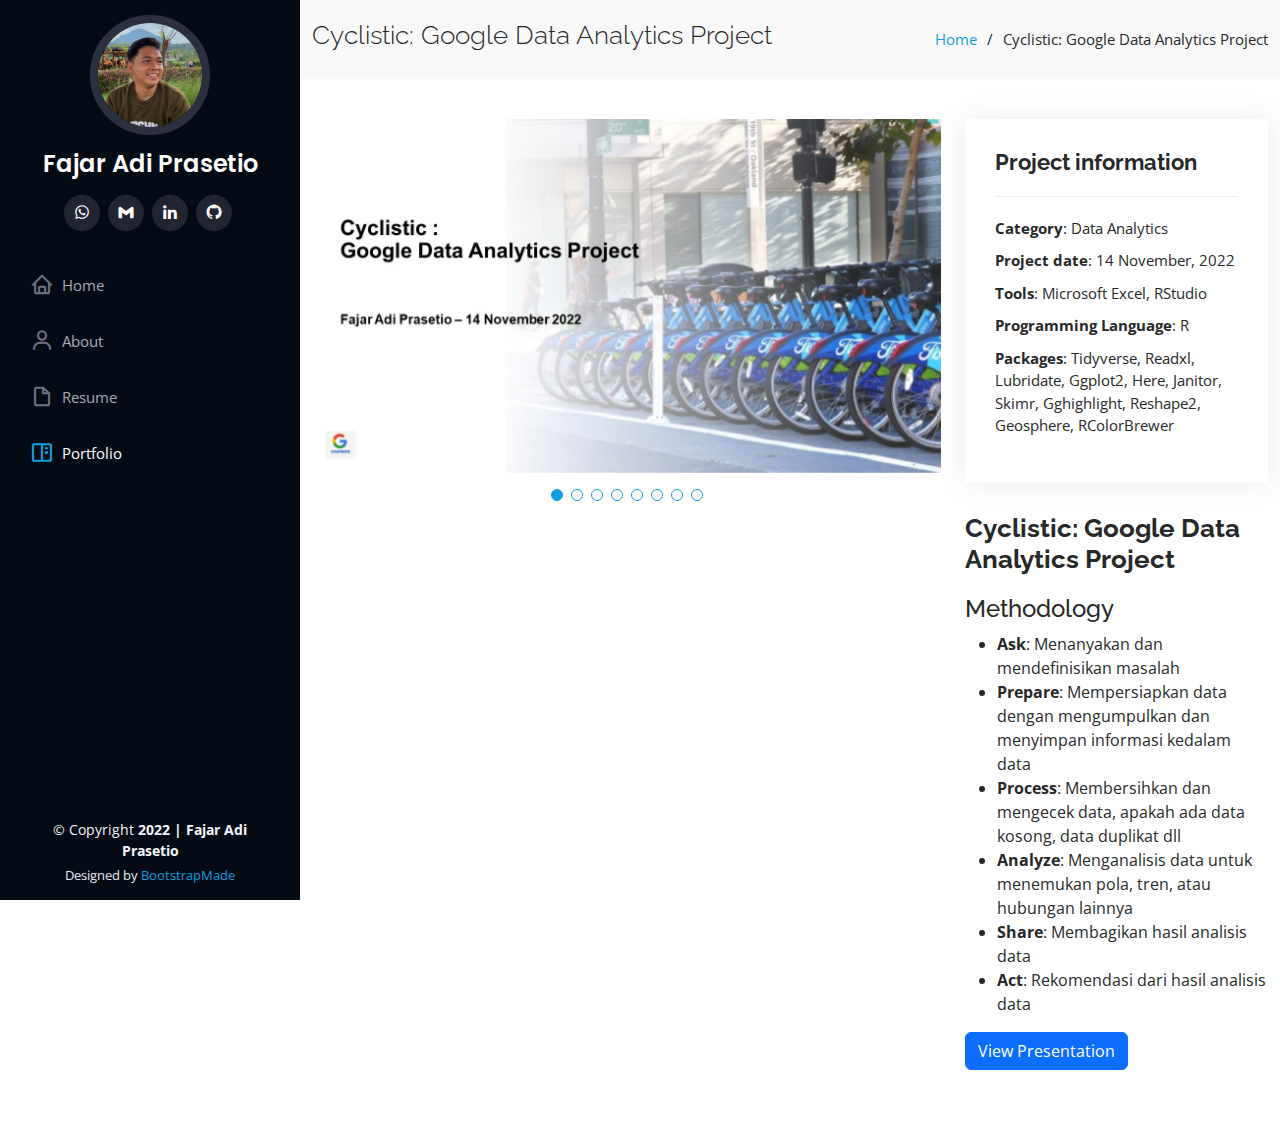
<file: cyclistic.html>
<!DOCTYPE html>
<html lang="en">

<head>
  <meta charset="utf-8">
  <meta content="width=device-width, initial-scale=1.0" name="viewport">

  <title>Portfolio Details - Cyclistic: Google Data Analytics Project</title>
  <meta content="" name="description">
  <meta content="" name="keywords">

  <!-- Favicons -->
  <link href="assets/img/favicon.png" rel="icon">
  <link href="assets/img/apple-touch-icon.png" rel="apple-touch-icon">

  <!-- Google Fonts -->
  <link
    href="https://fonts.googleapis.com/css?family=Open+Sans:300,300i,400,400i,600,600i,700,700i|Raleway:300,300i,400,400i,500,500i,600,600i,700,700i|Poppins:300,300i,400,400i,500,500i,600,600i,700,700i"
    rel="stylesheet">

  <!-- Vendor CSS Files -->
  <link href="assets/vendor/aos/aos.css" rel="stylesheet">
  <link href="assets/vendor/bootstrap/css/bootstrap.min.css" rel="stylesheet">
  <link href="assets/vendor/bootstrap-icons/bootstrap-icons.css" rel="stylesheet">
  <link href="assets/vendor/boxicons/css/boxicons.min.css" rel="stylesheet">
  <link href="assets/vendor/glightbox/css/glightbox.min.css" rel="stylesheet">
  <link href="assets/vendor/swiper/swiper-bundle.min.css" rel="stylesheet">

  <!-- Template Main CSS File -->
  <link href="assets/css/style.css" rel="stylesheet">

  <!-- =======================================================
  * Template Name: iPortfolio - v3.9.1
  * Template URL: https://bootstrapmade.com/iportfolio-bootstrap-portfolio-websites-template/
  * Author: BootstrapMade.com
  * License: https://bootstrapmade.com/license/
  ======================================================== -->
</head>

<body>

  <!-- ======= Mobile nav toggle button ======= -->
  <i class="bi bi-list mobile-nav-toggle d-xl-none"></i>

  <!-- ======= Header ======= -->
  <header id="header">
    <div class="d-flex flex-column">

      <div class="profile">
        <img src="assets/img/profile-img.png" alt="" class="img-fluid rounded-circle">
        <h1 class="text-light"><a href="index.html">Fajar Adi Prasetio</a></h1>
        <div class="social-links mt-3 text-center">
          <a href="https://wa.me/+6289619267375" class="whatsapp"><i class="bx bxl-whatsapp"></i></a>
          <a href="mailto:fajaradiprasetio@gmail.com" class="gmail"><i class="bx bxl-gmail"></i></a>
          <a href="https://www.linkedin.com/in/fajar-adi-prasetio/" class="linkedin"><i class="bx bxl-linkedin"></i></a>
          <a href="https://github.com/FajarAdi25" class="github"><i class="bx bxl-github"></i></a>
        </div>
      </div>

      <nav id="navbar" class="nav-menu navbar">
        <ul>
          <li><a href="index.html" class="nav-link scrollto"><i class="bx bx-home"></i> <span>Home</span></a></li>
          <li><a href="index.html#about" class="nav-link scrollto"><i class="bx bx-user"></i> <span>About</span></a>
          </li>
          <li><a href="index.html#resume" class="nav-link scrollto"><i class="bx bx-file-blank"></i>
              <span>Resume</span></a></li>
          <li><a href="index.html#portfolio" class="nav-link scrollto active"><i class="bx bx-book-content"></i>
              <span>Portfolio</span></a></li>
          <!--<li><a href="#services" class="nav-link scrollto"><i class="bx bx-server"></i> <span>Services</span></a></li>-->
          <!--<li><a href="#contact" class="nav-link scrollto"><i class="bx bx-envelope"></i> <span>Contact</span></a></li>-->
        </ul>
      </nav><!-- .nav-menu -->
    </div>
  </header><!-- End Header -->

  <main id="main">

    <!-- ======= Breadcrumbs ======= -->
    <section id="breadcrumbs" class="breadcrumbs">
      <div class="container">

        <div class="d-flex justify-content-between align-items-center">
          <h2>Cyclistic: Google Data Analytics Project</h2>
          <ol>
            <li><a href="index.html">Home</a></li>
            <li>Cyclistic: Google Data Analytics Project</li>
          </ol>
        </div>

      </div>
    </section><!-- End Breadcrumbs -->

    <!-- ======= Portfolio Details Section ======= -->
    <section id="portfolio-details" class="portfolio-details">
      <div class="container">

        <div class="row gy-4">

          <div class="col-lg-8">
            <div class="portfolio-details-slider swiper">
              <div class="swiper-wrapper align-items-center">

                <div class="swiper-slide">
                  <img src="assets\img\portfolio\data-analyst\Cyclistic\Slide1.jpg" alt="">
                </div>

                <div class="swiper-slide">
                  <img src="assets\img\portfolio\data-analyst\Cyclistic\Slide9.jpg" alt="">
                </div>

                <div class="swiper-slide">
                  <img src="assets\img\portfolio\data-analyst\Cyclistic\Slide10.jpg" alt="">
                </div>

                <div class="swiper-slide">
                  <img src="assets\img\portfolio\data-analyst\Cyclistic\Slide11.jpg" alt="">
                </div>

                <div class="swiper-slide">
                  <img src="assets\img\portfolio\data-analyst\Cyclistic\Slide12.jpg" alt="">
                </div>

                <div class="swiper-slide">
                  <img src="assets\img\portfolio\data-analyst\Cyclistic\Slide13.jpg" alt="">
                </div>

                <div class="swiper-slide">
                  <img src="assets\img\portfolio\data-analyst\Cyclistic\Slide14.jpg" alt="">
                </div>

                <div class="swiper-slide">
                  <img src="assets\img\portfolio\data-analyst\Cyclistic\Slide15.jpg" alt="">
                </div>

              </div>
              <div class="swiper-pagination"></div>
            </div>
          </div>

          <div class="col-lg-4">
            <div class="portfolio-info">
              <h3>Project information</h3>
              <ul>
                <li><strong>Category</strong>: Data Analytics</li>
                <li><strong>Project date</strong>: 14 November, 2022</li>
                <li><strong>Tools</strong>: Microsoft Excel, RStudio</li>
                <li><strong>Programming Language</strong>: R</li>
                <li><strong>Packages</strong>: Tidyverse, Readxl, Lubridate, Ggplot2, Here, Janitor, Skimr, Gghighlight,
                  Reshape2, Geosphere, RColorBrewer</li>
              </ul>
            </div>
            <div class="portfolio-description">
              <h2>Cyclistic: Google Data Analytics Project</h2>
              <p>
                <!--<h4>Target</h4>
                <p>Memaksimalkan jumlah anggota tahunan berdasarkan analisis kebiasaan pengguna untuk meningkatkan keuntungan dan mengembangkan bisnis</p>
                -->
              <h4>Methodology</h4>
              <ul>
                <li><strong>Ask</strong>: Menanyakan dan mendefinisikan masalah</li>
                <li><strong>Prepare</strong>: Mempersiapkan data dengan mengumpulkan dan menyimpan informasi kedalam
                  data</li>
                <li><strong>Process</strong>: Membersihkan dan mengecek data, apakah ada data kosong, data duplikat dll
                </li>
                <li><strong>Analyze</strong>: Menganalisis data untuk menemukan pola, tren, atau hubungan lainnya</li>
                <li><strong>Share</strong>: Membagikan hasil analisis data</li>
                <li><strong>Act</strong>: Rekomendasi dari hasil analisis data</li>
              </ul>
              <a href="https://github.com/FajarAdi25/Cyclistic-Google-Data-Analytics-Project/raw/main/Presentation%20Cyclistic.pdf"
                class="btn btn-primary btn-xl">View Presentation</a>
              </p>

              </p>
            </div>
          </div>

        </div>

      </div>
    </section><!-- End Portfolio Details Section -->

  </main><!-- End #main -->

  <!-- ======= Footer ======= -->
  <footer id="footer">
    <div class="container">
      <div class="copyright">
        &copy; Copyright <strong><span>2022 | Fajar Adi Prasetio</span></strong>
      </div>
      <div class="credits">
        <!-- All the links in the footer should remain intact. -->
        <!-- You can delete the links only if you purchased the pro version. -->
        <!-- Licensing information: https://bootstrapmade.com/license/ -->
        <!-- Purchase the pro version with working PHP/AJAX contact form: https://bootstrapmade.com/iportfolio-bootstrap-portfolio-websites-template/ -->
        Designed by <a href="https://bootstrapmade.com/">BootstrapMade</a>
      </div>
    </div>
  </footer><!-- End  Footer -->

  <a href="#" class="back-to-top d-flex align-items-center justify-content-center"><i
      class="bi bi-arrow-up-short"></i></a>

  <!-- Vendor JS Files -->
  <script src="assets/vendor/purecounter/purecounter_vanilla.js"></script>
  <script src="assets/vendor/aos/aos.js"></script>
  <script src="assets/vendor/bootstrap/js/bootstrap.bundle.min.js"></script>
  <script src="assets/vendor/glightbox/js/glightbox.min.js"></script>
  <script src="assets/vendor/isotope-layout/isotope.pkgd.min.js"></script>
  <script src="assets/vendor/swiper/swiper-bundle.min.js"></script>
  <script src="assets/vendor/typed.js/typed.min.js"></script>
  <script src="assets/vendor/waypoints/noframework.waypoints.js"></script>
  <script src="assets/vendor/php-email-form/validate.js"></script>

  <!-- Template Main JS File -->
  <script src="assets/js/main.js"></script>

</body>

</html>
</file>
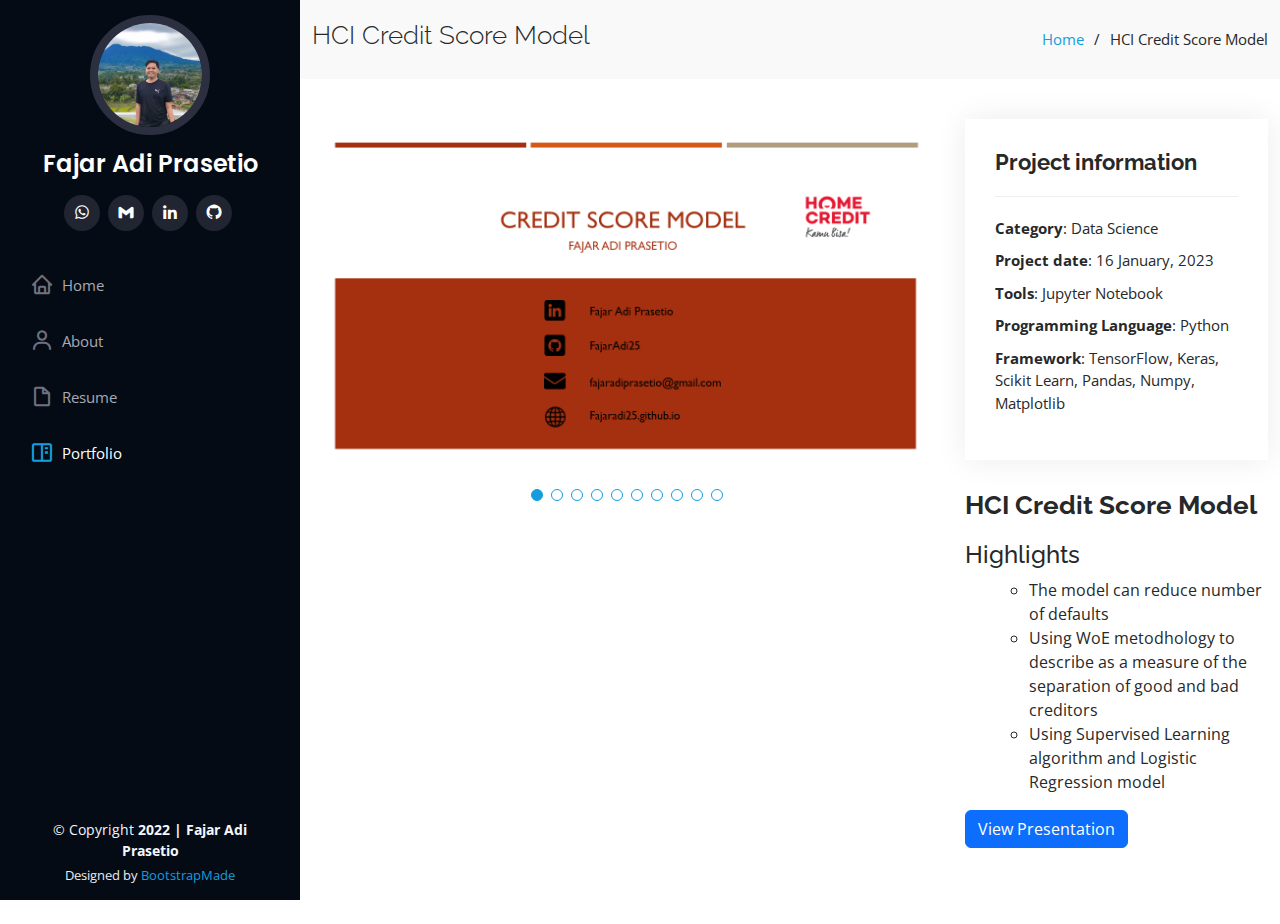
<file: hci-credit-score.html>
<!DOCTYPE html>
<html lang="en">

<head>
  <meta charset="utf-8">
  <meta content="width=device-width, initial-scale=1.0" name="viewport">

  <title>Portfolio Details - HCI Credit Score</title>
  <meta content="" name="description">
  <meta content="" name="keywords">

  <!-- Favicons -->
  <link href="assets/img/favicon.png" rel="icon">
  <link href="assets/img/apple-touch-icon.png" rel="apple-touch-icon">

  <!-- Google Fonts -->
  <link
    href="https://fonts.googleapis.com/css?family=Open+Sans:300,300i,400,400i,600,600i,700,700i|Raleway:300,300i,400,400i,500,500i,600,600i,700,700i|Poppins:300,300i,400,400i,500,500i,600,600i,700,700i"
    rel="stylesheet">

  <!-- Vendor CSS Files -->
  <link href="assets/vendor/aos/aos.css" rel="stylesheet">
  <link href="assets/vendor/bootstrap/css/bootstrap.min.css" rel="stylesheet">
  <link href="assets/vendor/bootstrap-icons/bootstrap-icons.css" rel="stylesheet">
  <link href="assets/vendor/boxicons/css/boxicons.min.css" rel="stylesheet">
  <link href="assets/vendor/glightbox/css/glightbox.min.css" rel="stylesheet">
  <link href="assets/vendor/swiper/swiper-bundle.min.css" rel="stylesheet">

  <!-- Template Main CSS File -->
  <link href="assets/css/style.css" rel="stylesheet">

  <!-- =======================================================
  * Template Name: iPortfolio - v3.9.1
  * Template URL: https://bootstrapmade.com/iportfolio-bootstrap-portfolio-websites-template/
  * Author: BootstrapMade.com
  * License: https://bootstrapmade.com/license/
  ======================================================== -->
</head>

<body>

  <!-- ======= Mobile nav toggle button ======= -->
  <i class="bi bi-list mobile-nav-toggle d-xl-none"></i>

  <!-- ======= Header ======= -->
  <header id="header">
    <div class="d-flex flex-column">

      <div class="profile">
        <img src="assets/img/profile-img.jpg" alt="" class="img-fluid rounded-circle">
        <h1 class="text-light"><a href="index.html">Fajar Adi Prasetio</a></h1>
        <div class="social-links mt-3 text-center">
          <a href="https://wa.me/+6289619267375" class="whatsapp"><i class="bx bxl-whatsapp"></i></a>
          <a href="mailto:fajaradiprasetio@gmail.com" class="gmail"><i class="bx bxl-gmail"></i></a>
          <a href="https://www.linkedin.com/in/fajar-adi-prasetio/" class="linkedin"><i class="bx bxl-linkedin"></i></a>
          <a href="https://github.com/FajarAdi25" class="github"><i class="bx bxl-github"></i></a>
        </div>
      </div>

      <nav id="navbar" class="nav-menu navbar">
        <ul>
          <li><a href="index.html" class="nav-link scrollto"><i class="bx bx-home"></i> <span>Home</span></a></li>
          <li><a href="index.html#about" class="nav-link scrollto"><i class="bx bx-user"></i> <span>About</span></a>
          </li>
          <li><a href="index.html#resume" class="nav-link scrollto"><i class="bx bx-file-blank"></i>
              <span>Resume</span></a></li>
          <li><a href="index.html#portfolio" class="nav-link scrollto active"><i class="bx bx-book-content"></i>
              <span>Portfolio</span></a></li>
          <!--<li><a href="#services" class="nav-link scrollto"><i class="bx bx-server"></i> <span>Services</span></a></li>-->
          <!--<li><a href="#contact" class="nav-link scrollto"><i class="bx bx-envelope"></i> <span>Contact</span></a></li>-->
        </ul>
      </nav><!-- .nav-menu -->
    </div>
  </header><!-- End Header -->

  <main id="main">

    <!-- ======= Breadcrumbs ======= -->
    <section id="breadcrumbs" class="breadcrumbs">
      <div class="container">

        <div class="d-flex justify-content-between align-items-center">
          <h2>HCI Credit Score Model</h2>
          <ol>
            <li><a href="index.html">Home</a></li>
            <li>HCI Credit Score Model</li>
          </ol>
        </div>

      </div>
    </section><!-- End Breadcrumbs -->

    <!-- ======= Portfolio Details Section ======= -->
    <section id="portfolio-details" class="portfolio-details">
      <div class="container">

        <div class="row gy-4">

          <div class="col-lg-8">
            <div class="portfolio-details-slider swiper">
              <div class="swiper-wrapper align-items-center">

                <div class="swiper-slide">
                  <img src="assets\img\portfolio\data-science\hci-credit-score\Slide1.PNG" alt="">
                </div>

                <div class="swiper-slide">
                  <img src="assets\img\portfolio\data-science\hci-credit-score\Slide2.PNG" alt="">
                </div>

                <div class="swiper-slide">
                  <img src="assets\img\portfolio\data-science\hci-credit-score\Slide3.PNG" alt="">
                </div>

                <div class="swiper-slide">
                  <img src="assets\img\portfolio\data-science\hci-credit-score\Slide4.PNG" alt="">
                </div>

                <div class="swiper-slide">
                  <img src="assets\img\portfolio\data-science\hci-credit-score\Slide5.PNG" alt="">
                </div>

                <div class="swiper-slide">
                  <img src="assets\img\portfolio\data-science\hci-credit-score\Slide6.PNG" alt="">
                </div>

                <div class="swiper-slide">
                  <img src="assets\img\portfolio\data-science\hci-credit-score\Slide7.PNG" alt="">
                </div>

                <div class="swiper-slide">
                  <img src="assets\img\portfolio\data-science\hci-credit-score\Slide8.PNG" alt="">
                </div>

                <div class="swiper-slide">
                  <img src="assets\img\portfolio\data-science\hci-credit-score\Slide9.PNG" alt="">
                </div>

                <div class="swiper-slide">
                  <img src="assets\img\portfolio\data-science\hci-credit-score\Slide10.PNG" alt="">
                </div>

              </div>
              <div class="swiper-pagination"></div>
            </div>
          </div>

          <div class="col-lg-4">
            <div class="portfolio-info">
              <h3>Project information</h3>
              <ul>
                <li><strong>Category</strong>: Data Science</li>
                <li><strong>Project date</strong>: 16 January, 2023</li>
                <li><strong>Tools</strong>: Jupyter Notebook</li>
                <li><strong>Programming Language</strong>: Python</li>
                <li><strong>Framework</strong>: TensorFlow, Keras, Scikit Learn, Pandas, Numpy, Matplotlib</li>
              </ul>
            </div>
            <div class="portfolio-description">
              <h2>HCI Credit Score Model</h2>
              <p>
                <!--<h4>Target</h4>
                <p>Memaksimalkan jumlah anggota tahunan berdasarkan analisis kebiasaan pengguna untuk meningkatkan keuntungan dan mengembangkan bisnis</p>
                -->
              <h4>Highlights</h4>
              <ul>
                <ul>
                  <li>The model can reduce number of defaults</li>
                  <li>Using WoE metodhology to describe as a measure of the separation of good and bad creditors</li>
                  <li>Using Supervised Learning algorithm and Logistic Regression model</li>
                </ul>
              </ul>
              <a href="https://github.com/FajarAdi25/HCI-Credit-Score/blob/main/HCI%20Credit%20Risk%20Analysis.pdf"
                class="btn btn-primary btn-xl">View Presentation</a>
              </p>

              </p>
            </div>
          </div>

        </div>

      </div>
    </section><!-- End Portfolio Details Section -->

  </main><!-- End #main -->

  <!-- ======= Footer ======= -->
  <footer id="footer">
    <div class="container">
      <div class="copyright">
        &copy; Copyright <strong><span>2022 | Fajar Adi Prasetio</span></strong>
      </div>
      <div class="credits">
        <!-- All the links in the footer should remain intact. -->
        <!-- You can delete the links only if you purchased the pro version. -->
        <!-- Licensing information: https://bootstrapmade.com/license/ -->
        <!-- Purchase the pro version with working PHP/AJAX contact form: https://bootstrapmade.com/iportfolio-bootstrap-portfolio-websites-template/ -->
        Designed by <a href="https://bootstrapmade.com/">BootstrapMade</a>
      </div>
    </div>
  </footer><!-- End  Footer -->

  <a href="#" class="back-to-top d-flex align-items-center justify-content-center"><i
      class="bi bi-arrow-up-short"></i></a>

  <!-- Vendor JS Files -->
  <script src="assets/vendor/purecounter/purecounter_vanilla.js"></script>
  <script src="assets/vendor/aos/aos.js"></script>
  <script src="assets/vendor/bootstrap/js/bootstrap.bundle.min.js"></script>
  <script src="assets/vendor/glightbox/js/glightbox.min.js"></script>
  <script src="assets/vendor/isotope-layout/isotope.pkgd.min.js"></script>
  <script src="assets/vendor/swiper/swiper-bundle.min.js"></script>
  <script src="assets/vendor/typed.js/typed.min.js"></script>
  <script src="assets/vendor/waypoints/noframework.waypoints.js"></script>
  <script src="assets/vendor/php-email-form/validate.js"></script>

  <!-- Template Main JS File -->
  <script src="assets/js/main.js"></script>

</body>

</html>
</file>
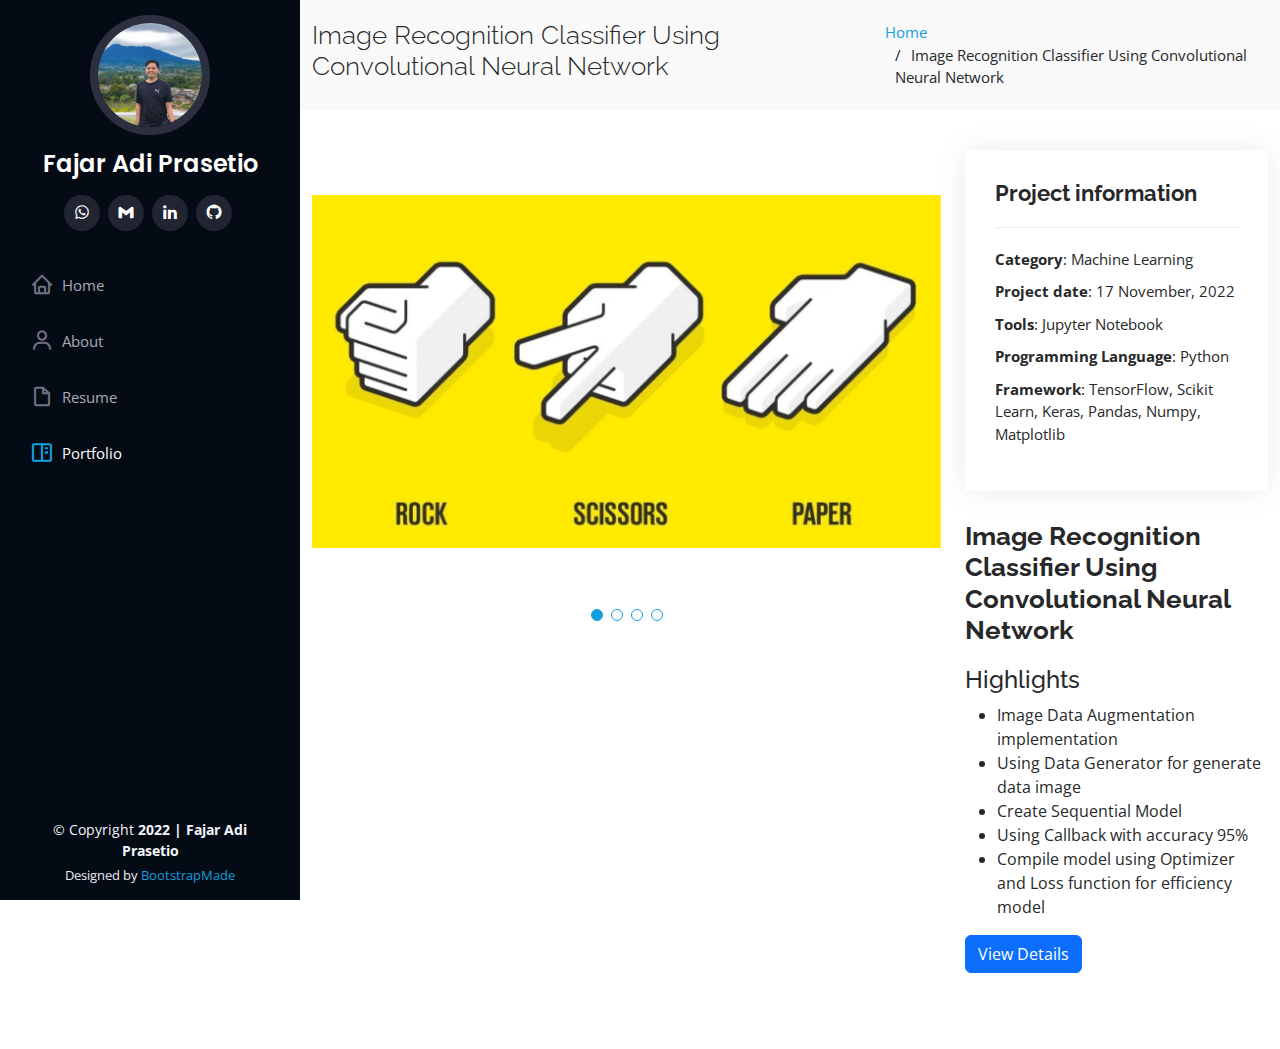
<file: image-recognition-classifier.html>
<!DOCTYPE html>
<html lang="en">

<head>
  <meta charset="utf-8">
  <meta content="width=device-width, initial-scale=1.0" name="viewport">

  <title>Portfolio Details - Image Recognition Classifier Using Convolutional Neural Network</title>
  <meta content="" name="description">
  <meta content="" name="keywords">

  <!-- Favicons -->
  <link href="assets/img/favicon.png" rel="icon">
  <link href="assets/img/apple-touch-icon.png" rel="apple-touch-icon">

  <!-- Google Fonts -->
  <link
    href="https://fonts.googleapis.com/css?family=Open+Sans:300,300i,400,400i,600,600i,700,700i|Raleway:300,300i,400,400i,500,500i,600,600i,700,700i|Poppins:300,300i,400,400i,500,500i,600,600i,700,700i"
    rel="stylesheet">

  <!-- Vendor CSS Files -->
  <link href="assets/vendor/aos/aos.css" rel="stylesheet">
  <link href="assets/vendor/bootstrap/css/bootstrap.min.css" rel="stylesheet">
  <link href="assets/vendor/bootstrap-icons/bootstrap-icons.css" rel="stylesheet">
  <link href="assets/vendor/boxicons/css/boxicons.min.css" rel="stylesheet">
  <link href="assets/vendor/glightbox/css/glightbox.min.css" rel="stylesheet">
  <link href="assets/vendor/swiper/swiper-bundle.min.css" rel="stylesheet">

  <!-- Template Main CSS File -->
  <link href="assets/css/style.css" rel="stylesheet">

  <!-- =======================================================
  * Template Name: iPortfolio - v3.9.1
  * Template URL: https://bootstrapmade.com/iportfolio-bootstrap-portfolio-websites-template/
  * Author: BootstrapMade.com
  * License: https://bootstrapmade.com/license/
  ======================================================== -->
</head>

<body>

  <!-- ======= Mobile nav toggle button ======= -->
  <i class="bi bi-list mobile-nav-toggle d-xl-none"></i>

  <!-- ======= Header ======= -->
  <header id="header">
    <div class="d-flex flex-column">

      <div class="profile">
        <img src="assets/img/profile-img.jpg" alt="" class="img-fluid rounded-circle">
        <h1 class="text-light"><a href="index.html">Fajar Adi Prasetio</a></h1>
        <div class="social-links mt-3 text-center">
          <a href="https://wa.me/+6289619267375" class="whatsapp"><i class="bx bxl-whatsapp"></i></a>
          <a href="mailto:fajaradiprasetio@gmail.com" class="gmail"><i class="bx bxl-gmail"></i></a>
          <a href="https://www.linkedin.com/in/fajar-adi-prasetio/" class="linkedin"><i class="bx bxl-linkedin"></i></a>
          <a href="https://github.com/FajarAdi25" class="github"><i class="bx bxl-github"></i></a>
        </div>
      </div>

      <nav id="navbar" class="nav-menu navbar">
        <ul>
          <li><a href="index.html" class="nav-link scrollto"><i class="bx bx-home"></i> <span>Home</span></a></li>
          <li><a href="index.html#about" class="nav-link scrollto"><i class="bx bx-user"></i> <span>About</span></a>
          </li>
          <li><a href="index.html#resume" class="nav-link scrollto"><i class="bx bx-file-blank"></i>
              <span>Resume</span></a></li>
          <li><a href="index.html#portfolio" class="nav-link scrollto active"><i class="bx bx-book-content"></i>
              <span>Portfolio</span></a></li>
          <!--<li><a href="#services" class="nav-link scrollto"><i class="bx bx-server"></i> <span>Services</span></a></li>-->
          <!--<li><a href="#contact" class="nav-link scrollto"><i class="bx bx-envelope"></i> <span>Contact</span></a></li>-->
        </ul>
      </nav><!-- .nav-menu -->
    </div>
  </header><!-- End Header -->

  <main id="main">

    <!-- ======= Breadcrumbs ======= -->
    <section id="breadcrumbs" class="breadcrumbs">
      <div class="container">

        <div class="d-flex justify-content-between align-items-center">
          <h2>Image Recognition Classifier Using Convolutional Neural Network</h2>
          <ol>
            <li><a href="index.html">Home</a></li>
            <li>Image Recognition Classifier Using Convolutional Neural Network</li>
          </ol>
        </div>

      </div>
    </section><!-- End Breadcrumbs -->

    <!-- ======= Portfolio Details Section ======= -->
    <section id="portfolio-details" class="portfolio-details">
      <div class="container">

        <div class="row gy-4">

          <div class="col-lg-8">
            <div class="portfolio-details-slider swiper">
              <div class="swiper-wrapper align-items-center">

                <div class="swiper-slide">
                  <img
                    src="assets\img\portfolio\machine-learning\image-recognition-classifier-using-convolutional-neural-network\rock-scissor-paper.jpg"
                    alt="">
                </div>

                <div class="swiper-slide">
                  <img
                    src="assets\img\portfolio\machine-learning\image-recognition-classifier-using-convolutional-neural-network\train-accuracy.JPG"
                    alt="">
                </div>

                <div class="swiper-slide">
                  <img
                    src="assets\img\portfolio\machine-learning\image-recognition-classifier-using-convolutional-neural-network\train-loss.JPG"
                    alt="">
                </div>

                <div class="swiper-slide">
                  <img
                    src="assets\img\portfolio\machine-learning\image-recognition-classifier-using-convolutional-neural-network\predict.JPG"
                    alt="">
                </div>

              </div>
              <div class="swiper-pagination"></div>
            </div>
          </div>

          <div class="col-lg-4">
            <div class="portfolio-info">
              <h3>Project information</h3>
              <ul>
                <li><strong>Category</strong>: Machine Learning</li>
                <li><strong>Project date</strong>: 17 November, 2022</li>
                <li><strong>Tools</strong>: Jupyter Notebook</li>
                <li><strong>Programming Language</strong>: Python</li>
                <li><strong>Framework</strong>: TensorFlow, Scikit Learn, Keras, Pandas, Numpy, Matplotlib</li>
              </ul>
            </div>
            <div class="portfolio-description">
              <h2>Image Recognition Classifier Using Convolutional Neural Network</h2>
              <p>
                <!--<h4>Target</h4>
                <p>Memaksimalkan jumlah anggota tahunan berdasarkan analisis kebiasaan pengguna untuk meningkatkan keuntungan dan mengembangkan bisnis</p>
                -->
              <h4>Highlights</h4>
              <ul>
                <li>Image Data Augmentation implementation</li>
                <li>Using Data Generator for generate data image </li>
                <li>Create Sequential Model</li>
                <li>Using Callback with accuracy 95%</li>
                <li>Compile model using Optimizer and Loss function for efficiency model</li>
              </ul>
              <a href="https://colab.research.google.com/drive/1Ofgc6_qTt17t0QbE9CRZlQ2SF_5km8Sx?usp=sharing"
                class="btn btn-primary btn-xl">View Details</a>
              </p>

              </p>
            </div>
          </div>

        </div>

      </div>
    </section><!-- End Portfolio Details Section -->

  </main><!-- End #main -->

  <!-- ======= Footer ======= -->
  <footer id="footer">
    <div class="container">
      <div class="copyright">
        &copy; Copyright <strong><span>2022 | Fajar Adi Prasetio</span></strong>
      </div>
      <div class="credits">
        <!-- All the links in the footer should remain intact. -->
        <!-- You can delete the links only if you purchased the pro version. -->
        <!-- Licensing information: https://bootstrapmade.com/license/ -->
        <!-- Purchase the pro version with working PHP/AJAX contact form: https://bootstrapmade.com/iportfolio-bootstrap-portfolio-websites-template/ -->
        Designed by <a href="https://bootstrapmade.com/">BootstrapMade</a>
      </div>
    </div>
  </footer><!-- End  Footer -->

  <a href="#" class="back-to-top d-flex align-items-center justify-content-center"><i
      class="bi bi-arrow-up-short"></i></a>

  <!-- Vendor JS Files -->
  <script src="assets/vendor/purecounter/purecounter_vanilla.js"></script>
  <script src="assets/vendor/aos/aos.js"></script>
  <script src="assets/vendor/bootstrap/js/bootstrap.bundle.min.js"></script>
  <script src="assets/vendor/glightbox/js/glightbox.min.js"></script>
  <script src="assets/vendor/isotope-layout/isotope.pkgd.min.js"></script>
  <script src="assets/vendor/swiper/swiper-bundle.min.js"></script>
  <script src="assets/vendor/typed.js/typed.min.js"></script>
  <script src="assets/vendor/waypoints/noframework.waypoints.js"></script>
  <script src="assets/vendor/php-email-form/validate.js"></script>

  <!-- Template Main JS File -->
  <script src="assets/js/main.js"></script>

</body>

</html>
</file>
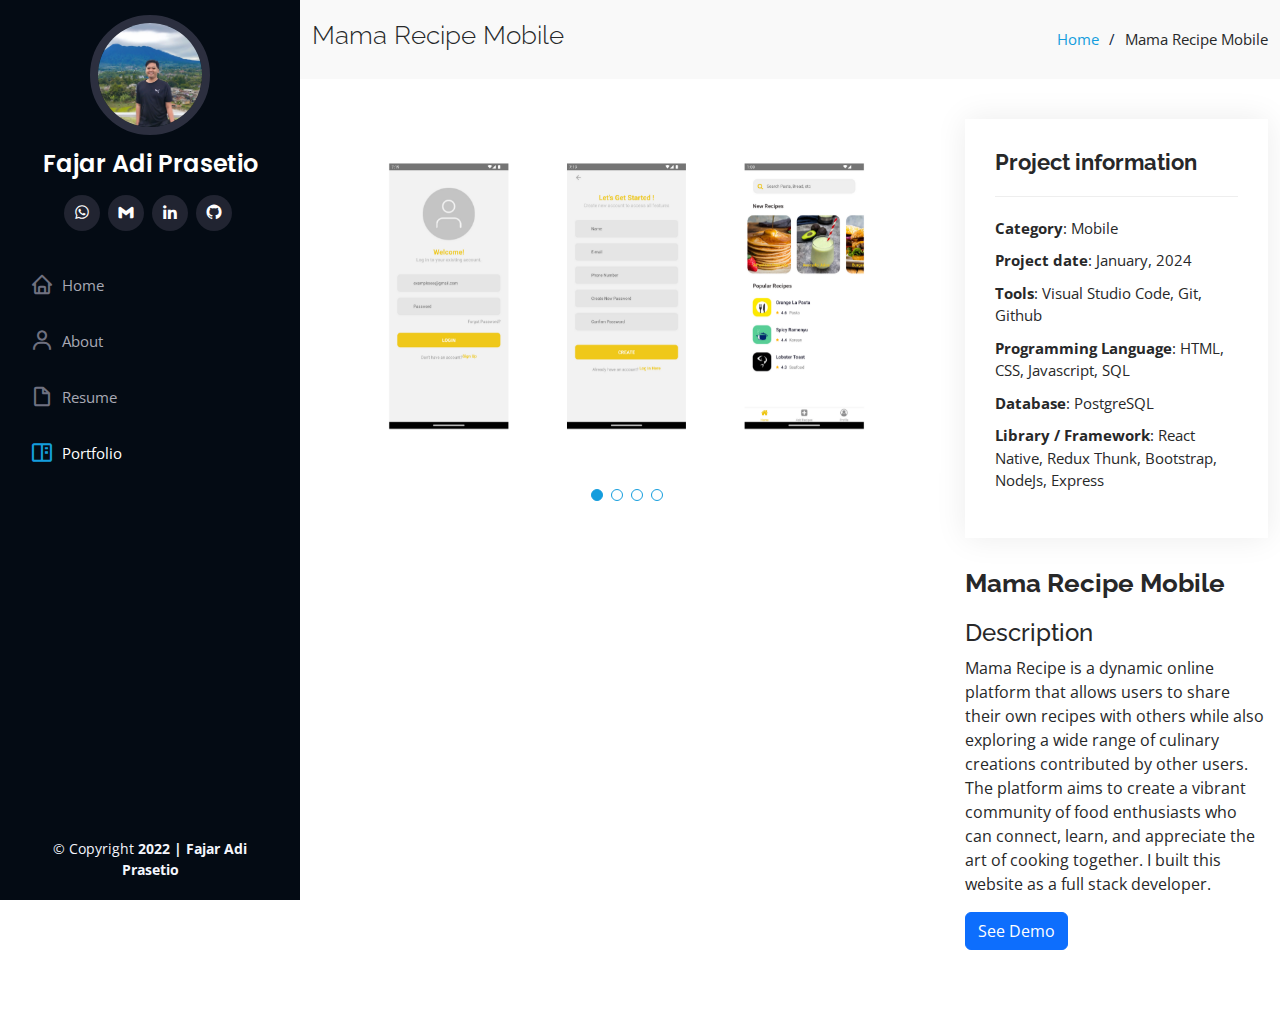
<file: mama-recipe-mobile.html>
<!DOCTYPE html>
<html lang="en">

<head>
  <meta charset="utf-8">
  <meta content="width=device-width, initial-scale=1.0" name="viewport">

  <title>Portfolio Details - Mama Recipe Mobile</title>
  <meta content="" name="description">
  <meta content="" name="keywords">

  <!-- Favicons -->
  <link href="assets/img/favicon.png" rel="icon">
  <link href="assets/img/apple-touch-icon.png" rel="apple-touch-icon">

  <!-- Google Fonts -->
  <link
    href="https://fonts.googleapis.com/css?family=Open+Sans:300,300i,400,400i,600,600i,700,700i|Raleway:300,300i,400,400i,500,500i,600,600i,700,700i|Poppins:300,300i,400,400i,500,500i,600,600i,700,700i"
    rel="stylesheet">

  <!-- Vendor CSS Files -->
  <link href="assets/vendor/aos/aos.css" rel="stylesheet">
  <link href="assets/vendor/bootstrap/css/bootstrap.min.css" rel="stylesheet">
  <link href="assets/vendor/bootstrap-icons/bootstrap-icons.css" rel="stylesheet">
  <link href="assets/vendor/boxicons/css/boxicons.min.css" rel="stylesheet">
  <link href="assets/vendor/glightbox/css/glightbox.min.css" rel="stylesheet">
  <link href="assets/vendor/swiper/swiper-bundle.min.css" rel="stylesheet">

  <!-- Template Main CSS File -->
  <link href="assets/css/style.css" rel="stylesheet">

  <!-- =======================================================
  * Template Name: iPortfolio - v3.9.1
  * Template URL: https://bootstrapmade.com/iportfolio-bootstrap-portfolio-websites-template/
  * Author: BootstrapMade.com
  * License: https://bootstrapmade.com/license/
  ======================================================== -->
</head>

<body>

  <!-- ======= Mobile nav toggle button ======= -->
  <i class="bi bi-list mobile-nav-toggle d-xl-none"></i>

  <!-- ======= Header ======= -->
  <header id="header">
    <div class="d-flex flex-column">

      <div class="profile">
        <img src="assets/img/profile-img.jpg" alt="" class="img-fluid rounded-circle">
        <h1 class="text-light"><a href="index.html">Fajar Adi Prasetio</a></h1>
        <div class="social-links mt-3 text-center">
          <a href="https://wa.me/+6289619267375" class="whatsapp"><i class="bx bxl-whatsapp"></i></a>
          <a href="mailto:fajaradiprasetio@gmail.com" class="gmail"><i class="bx bxl-gmail"></i></a>
          <a href="https://www.linkedin.com/in/fajar-adi-prasetio/" class="linkedin"><i class="bx bxl-linkedin"></i></a>
          <a href="https://github.com/FajarAdi25" class="github"><i class="bx bxl-github"></i></a>
        </div>
      </div>

      <nav id="navbar" class="nav-menu navbar">
        <ul>
          <li><a href="index.html" class="nav-link scrollto"><i class="bx bx-home"></i> <span>Home</span></a></li>
          <li><a href="index.html#about" class="nav-link scrollto"><i class="bx bx-user"></i> <span>About</span></a>
          </li>
          <li><a href="index.html#resume" class="nav-link scrollto"><i class="bx bx-file-blank"></i>
              <span>Resume</span></a></li>
          <li><a href="index.html#portfolio" class="nav-link scrollto active"><i class="bx bx-book-content"></i>
              <span>Portfolio</span></a></li>
          <!--<li><a href="#services" class="nav-link scrollto"><i class="bx bx-server"></i> <span>Services</span></a></li>-->
          <!--<li><a href="#contact" class="nav-link scrollto"><i class="bx bx-envelope"></i> <span>Contact</span></a></li>-->
        </ul>
      </nav><!-- .nav-menu -->
    </div>
  </header><!-- End Header -->

  <main id="main">

    <!-- ======= Breadcrumbs ======= -->
    <section id="breadcrumbs" class="breadcrumbs">
      <div class="container">

        <div class="d-flex justify-content-between align-items-center">
          <h2>Mama Recipe Mobile</h2>
          <ol>
            <li><a href="index.html">Home</a></li>
            <li>Mama Recipe Mobile</li>
          </ol>
        </div>

      </div>
    </section><!-- End Breadcrumbs -->

    <!-- ======= Portfolio Details Section ======= -->
    <section id="portfolio-details" class="portfolio-details">
      <div class="container">

        <div class="row gy-4">

          <div class="col-lg-8">
            <div class="portfolio-details-slider swiper">
              <div class="swiper-wrapper align-items-center">

                <div class="swiper-slide">
                  <img src="assets\img\portfolio\mama-recipe-mobile\Slide1.PNG" alt="">
                </div>

                <div class="swiper-slide">
                  <img src="assets\img\portfolio\mama-recipe-mobile\Slide2.PNG" alt="">
                </div>

                <div class="swiper-slide">
                  <img src="assets\img\portfolio\mama-recipe-mobile\Slide3.PNG" alt="">
                </div>

                <div class="swiper-slide">
                  <img src="assets\img\portfolio\mama-recipe-mobile\Slide4.PNG" alt="">
                </div>

              </div>
              <div class="swiper-pagination"></div>
            </div>
          </div>

          <div class="col-lg-4">
            <div class="portfolio-info">
              <h3>Project information</h3>
              <ul>
                <li><strong>Category</strong>: Mobile</li>
                <li><strong>Project date</strong>: January, 2024</li>
                <li><strong>Tools</strong>: Visual Studio Code, Git, Github</li>
                <li><strong>Programming Language</strong>: HTML, CSS, Javascript, SQL</li>
                <li><strong>Database</strong>: PostgreSQL</li>
                <li><strong>Library / Framework</strong>: React Native, Redux Thunk, Bootstrap, NodeJs, Express</li>
              </ul>
            </div>
            <div class="portfolio-description">
              <h2>Mama Recipe Mobile</h2>
              <p>
                <!--<h4>Target</h4>
                <p>Memaksimalkan jumlah anggota tahunan berdasarkan analisis kebiasaan pengguna untuk meningkatkan keuntungan dan mengembangkan bisnis</p>
                -->
              <h4>Description</h4>
              <p>Mama Recipe is a dynamic online platform that allows users to share their own recipes with others while also exploring a wide range of culinary creations contributed by other users. The platform aims to create a vibrant community of food enthusiasts who can connect, learn, and appreciate the art of cooking together. I built this website as
                a full stack developer.
                </p>
              <a href="https://bit.ly/mama-recipe-apk"
                class="btn btn-primary btn-xl">See Demo</a>
              </p>

              </p>
            </div>
          </div>

        </div>

      </div>
    </section><!-- End Portfolio Details Section -->

  </main><!-- End #main -->

  <!-- ======= Footer ======= -->
  <footer id="footer">
    <div class="container">
      <div class="copyright">
        &copy; Copyright <strong><span>2022 | Fajar Adi Prasetio</span></strong>
      </div>
      <div class="credits">
        <!-- All the links in the footer should remain intact. -->
        <!-- You can delete the links only if you purchased the pro version. -->
        <!-- Licensing information: https://bootstrapmade.com/license/ -->
        <!-- Purchase the pro version with working PHP/AJAX contact form: https://bootstrapmade.com/iportfolio-bootstrap-portfolio-websites-template/ -->
        <!-- Designed by <a href="https://bootstrapmade.com/">BootstrapMade</a> -->
      </div>
    </div>
  </footer><!-- End  Footer -->

  <a href="#" class="back-to-top d-flex align-items-center justify-content-center"><i
      class="bi bi-arrow-up-short"></i></a>

  <!-- Vendor JS Files -->
  <script src="assets/vendor/purecounter/purecounter_vanilla.js"></script>
  <script src="assets/vendor/aos/aos.js"></script>
  <script src="assets/vendor/bootstrap/js/bootstrap.bundle.min.js"></script>
  <script src="assets/vendor/glightbox/js/glightbox.min.js"></script>
  <script src="assets/vendor/isotope-layout/isotope.pkgd.min.js"></script>
  <script src="assets/vendor/swiper/swiper-bundle.min.js"></script>
  <script src="assets/vendor/typed.js/typed.min.js"></script>
  <script src="assets/vendor/waypoints/noframework.waypoints.js"></script>
  <script src="assets/vendor/php-email-form/validate.js"></script>

  <!-- Template Main JS File -->
  <script src="assets/js/main.js"></script>

</body>

</html>
</file>
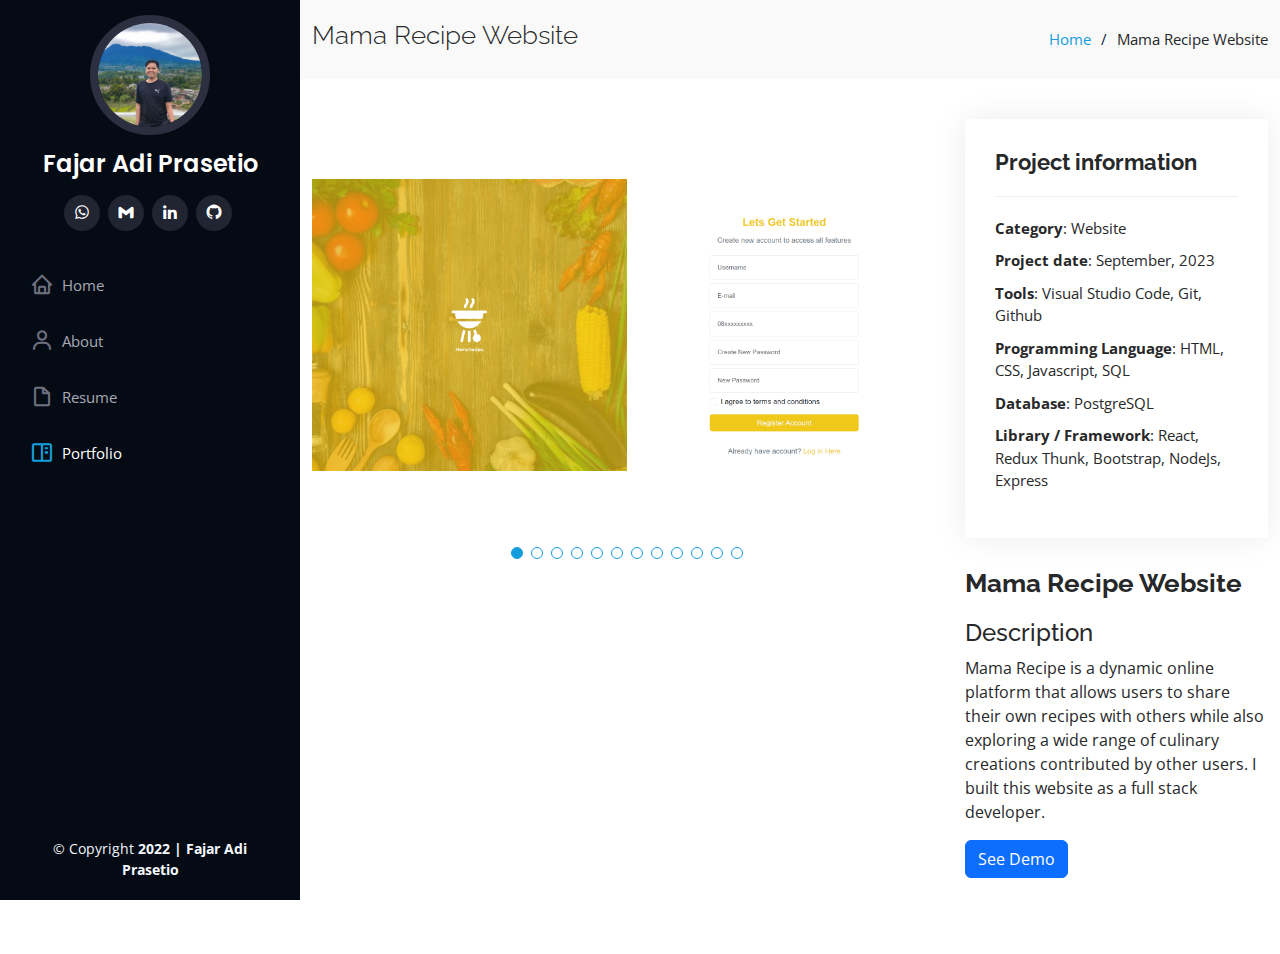
<file: mama-recipe-web.html>
<!DOCTYPE html>
<html lang="en">

<head>
  <meta charset="utf-8">
  <meta content="width=device-width, initial-scale=1.0" name="viewport">

  <title>Portfolio Details - Mama Recipe Website</title>
  <meta content="" name="description">
  <meta content="" name="keywords">

  <!-- Favicons -->
  <link href="assets/img/favicon.png" rel="icon">
  <link href="assets/img/apple-touch-icon.png" rel="apple-touch-icon">

  <!-- Google Fonts -->
  <link
    href="https://fonts.googleapis.com/css?family=Open+Sans:300,300i,400,400i,600,600i,700,700i|Raleway:300,300i,400,400i,500,500i,600,600i,700,700i|Poppins:300,300i,400,400i,500,500i,600,600i,700,700i"
    rel="stylesheet">

  <!-- Vendor CSS Files -->
  <link href="assets/vendor/aos/aos.css" rel="stylesheet">
  <link href="assets/vendor/bootstrap/css/bootstrap.min.css" rel="stylesheet">
  <link href="assets/vendor/bootstrap-icons/bootstrap-icons.css" rel="stylesheet">
  <link href="assets/vendor/boxicons/css/boxicons.min.css" rel="stylesheet">
  <link href="assets/vendor/glightbox/css/glightbox.min.css" rel="stylesheet">
  <link href="assets/vendor/swiper/swiper-bundle.min.css" rel="stylesheet">

  <!-- Template Main CSS File -->
  <link href="assets/css/style.css" rel="stylesheet">

  <!-- =======================================================
  * Template Name: iPortfolio - v3.9.1
  * Template URL: https://bootstrapmade.com/iportfolio-bootstrap-portfolio-websites-template/
  * Author: BootstrapMade.com
  * License: https://bootstrapmade.com/license/
  ======================================================== -->
</head>

<body>

  <!-- ======= Mobile nav toggle button ======= -->
  <i class="bi bi-list mobile-nav-toggle d-xl-none"></i>

  <!-- ======= Header ======= -->
  <header id="header">
    <div class="d-flex flex-column">

      <div class="profile">
        <img src="assets/img/profile-img.jpg" alt="" class="img-fluid rounded-circle">
        <h1 class="text-light"><a href="index.html">Fajar Adi Prasetio</a></h1>
        <div class="social-links mt-3 text-center">
          <a href="https://wa.me/+6289619267375" class="whatsapp"><i class="bx bxl-whatsapp"></i></a>
          <a href="mailto:fajaradiprasetio@gmail.com" class="gmail"><i class="bx bxl-gmail"></i></a>
          <a href="https://www.linkedin.com/in/fajar-adi-prasetio/" class="linkedin"><i class="bx bxl-linkedin"></i></a>
          <a href="https://github.com/FajarAdi25" class="github"><i class="bx bxl-github"></i></a>
        </div>
      </div>

      <nav id="navbar" class="nav-menu navbar">
        <ul>
          <li><a href="index.html" class="nav-link scrollto"><i class="bx bx-home"></i> <span>Home</span></a></li>
          <li><a href="index.html#about" class="nav-link scrollto"><i class="bx bx-user"></i> <span>About</span></a>
          </li>
          <li><a href="index.html#resume" class="nav-link scrollto"><i class="bx bx-file-blank"></i>
              <span>Resume</span></a></li>
          <li><a href="index.html#portfolio" class="nav-link scrollto active"><i class="bx bx-book-content"></i>
              <span>Portfolio</span></a></li>
          <!--<li><a href="#services" class="nav-link scrollto"><i class="bx bx-server"></i> <span>Services</span></a></li>-->
          <!--<li><a href="#contact" class="nav-link scrollto"><i class="bx bx-envelope"></i> <span>Contact</span></a></li>-->
        </ul>
      </nav><!-- .nav-menu -->
    </div>
  </header><!-- End Header -->

  <main id="main">

    <!-- ======= Breadcrumbs ======= -->
    <section id="breadcrumbs" class="breadcrumbs">
      <div class="container">

        <div class="d-flex justify-content-between align-items-center">
          <h2>Mama Recipe Website</h2>
          <ol>
            <li><a href="index.html">Home</a></li>
            <li>Mama Recipe Website</li>
          </ol>
        </div>

      </div>
    </section><!-- End Breadcrumbs -->

    <!-- ======= Portfolio Details Section ======= -->
    <section id="portfolio-details" class="portfolio-details">
      <div class="container">

        <div class="row gy-4">

          <div class="col-lg-8">
            <div class="portfolio-details-slider swiper">
              <div class="swiper-wrapper align-items-center">

                <div class="swiper-slide">
                  <img src="assets\img\portfolio\mama-recipe\Slide1.PNG" alt="">
                </div>

                <div class="swiper-slide">
                  <img src="assets\img\portfolio\mama-recipe\Slide2.PNG" alt="">
                </div>

                <div class="swiper-slide">
                  <img src="assets\img\portfolio\mama-recipe\Slide3.PNG" alt="">
                </div>

                <div class="swiper-slide">
                  <img src="assets\img\portfolio\mama-recipe\Slide4.PNG" alt="">
                </div>

                <div class="swiper-slide">
                  <img src="assets\img\portfolio\mama-recipe\Slide5.PNG" alt="">
                </div>

                <div class="swiper-slide">
                  <img src="assets\img\portfolio\mama-recipe\Slide6.PNG" alt="">
                </div>

                <div class="swiper-slide">
                  <img src="assets\img\portfolio\mama-recipe\Slide7.PNG" alt="">
                </div>

                <div class="swiper-slide">
                  <img src="assets\img\portfolio\mama-recipe\Slide8.PNG" alt="">
                </div>
                <div class="swiper-slide">
                  <img src="assets\img\portfolio\mama-recipe\Slide9.PNG" alt="">
                </div>
                <div class="swiper-slide">
                  <img src="assets\img\portfolio\mama-recipe\Slide10.PNG" alt="">
                </div>
                <div class="swiper-slide">
                  <img src="assets\img\portfolio\mama-recipe\Slide11.PNG" alt="">
                </div>
                <div class="swiper-slide">
                  <img src="assets\img\portfolio\mama-recipe\Slide12.PNG" alt="">
                </div>

              </div>
              <div class="swiper-pagination"></div>
            </div>
          </div>

          <div class="col-lg-4">
            <div class="portfolio-info">
              <h3>Project information</h3>
              <ul>
                <li><strong>Category</strong>: Website</li>
                <li><strong>Project date</strong>: September, 2023</li>
                <li><strong>Tools</strong>: Visual Studio Code, Git, Github</li>
                <li><strong>Programming Language</strong>: HTML, CSS, Javascript, SQL</li>
                <li><strong>Database</strong>: PostgreSQL</li>
                <li><strong>Library / Framework</strong>: React, Redux Thunk, Bootstrap, NodeJs, Express</li>
              </ul>
            </div>
            <div class="portfolio-description">
              <h2>Mama Recipe Website</h2>
              <p>
                <!--<h4>Target</h4>
                <p>Memaksimalkan jumlah anggota tahunan berdasarkan analisis kebiasaan pengguna untuk meningkatkan keuntungan dan mengembangkan bisnis</p>
                -->
              <h4>Description</h4>
              <p>Mama Recipe is a dynamic online platform that allows users to share their own recipes with
                others while also exploring a wide range of culinary creations contributed by other users. I built this website as
                a full stack developer.
                </p>
              <a href="https://fe-recipe-eight.vercel.app/"
                class="btn btn-primary btn-xl">See Demo</a>
              </p>

              </p>
            </div>
          </div>

        </div>

      </div>
    </section><!-- End Portfolio Details Section -->

  </main><!-- End #main -->

  <!-- ======= Footer ======= -->
  <footer id="footer">
    <div class="container">
      <div class="copyright">
        &copy; Copyright <strong><span>2022 | Fajar Adi Prasetio</span></strong>
      </div>
      <div class="credits">
        <!-- All the links in the footer should remain intact. -->
        <!-- You can delete the links only if you purchased the pro version. -->
        <!-- Licensing information: https://bootstrapmade.com/license/ -->
        <!-- Purchase the pro version with working PHP/AJAX contact form: https://bootstrapmade.com/iportfolio-bootstrap-portfolio-websites-template/ -->
        <!-- Designed by <a href="https://bootstrapmade.com/">BootstrapMade</a> -->
      </div>
    </div>
  </footer><!-- End  Footer -->

  <a href="#" class="back-to-top d-flex align-items-center justify-content-center"><i
      class="bi bi-arrow-up-short"></i></a>

  <!-- Vendor JS Files -->
  <script src="assets/vendor/purecounter/purecounter_vanilla.js"></script>
  <script src="assets/vendor/aos/aos.js"></script>
  <script src="assets/vendor/bootstrap/js/bootstrap.bundle.min.js"></script>
  <script src="assets/vendor/glightbox/js/glightbox.min.js"></script>
  <script src="assets/vendor/isotope-layout/isotope.pkgd.min.js"></script>
  <script src="assets/vendor/swiper/swiper-bundle.min.js"></script>
  <script src="assets/vendor/typed.js/typed.min.js"></script>
  <script src="assets/vendor/waypoints/noframework.waypoints.js"></script>
  <script src="assets/vendor/php-email-form/validate.js"></script>

  <!-- Template Main JS File -->
  <script src="assets/js/main.js"></script>

</body>

</html>
</file>
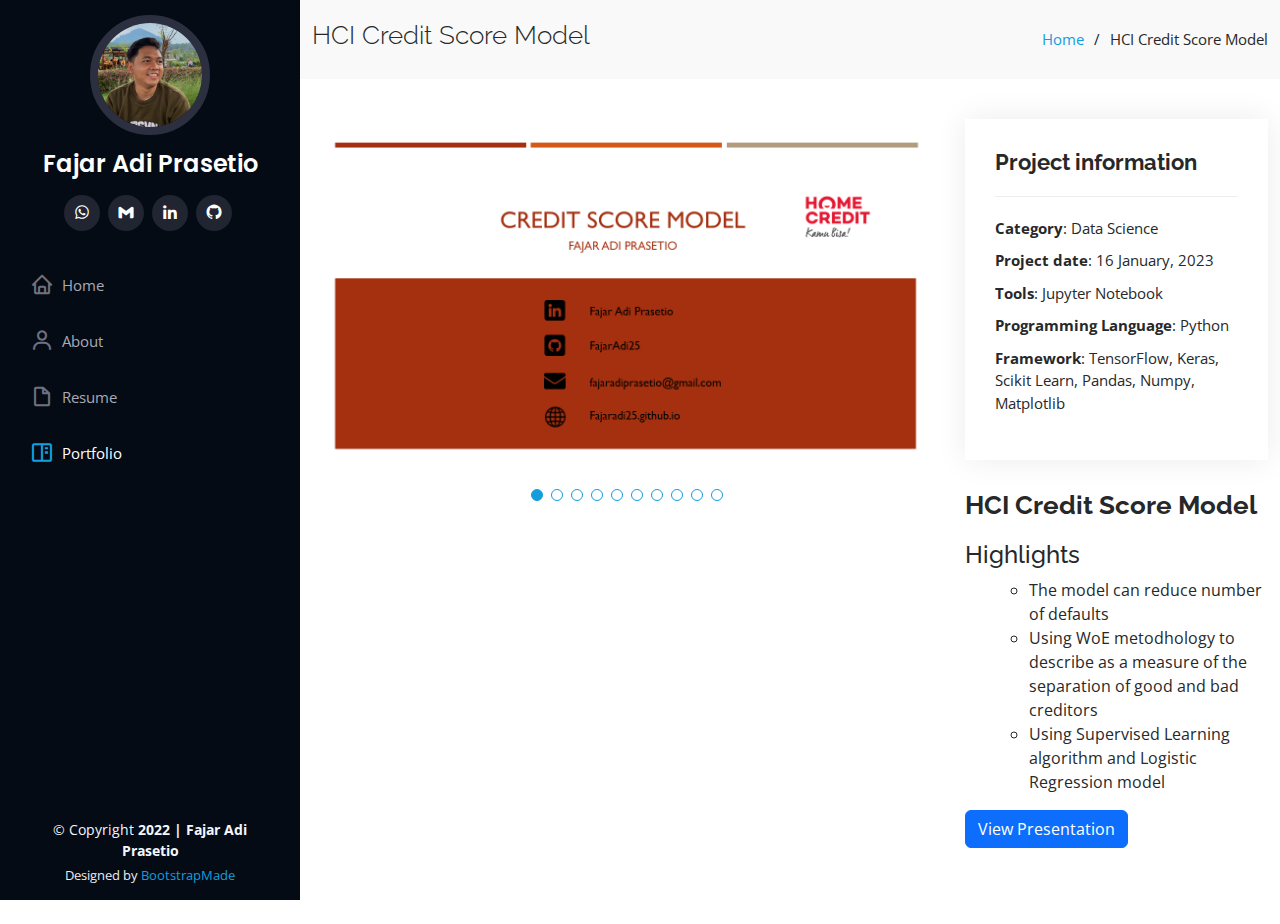
<file: telco-customer-churn.html>
<!DOCTYPE html>
<html lang="en">

<head>
  <meta charset="utf-8">
  <meta content="width=device-width, initial-scale=1.0" name="viewport">

  <title>Portfolio Details - HCI Credit Score</title>
  <meta content="" name="description">
  <meta content="" name="keywords">

  <!-- Favicons -->
  <link href="assets/img/favicon.png" rel="icon">
  <link href="assets/img/apple-touch-icon.png" rel="apple-touch-icon">

  <!-- Google Fonts -->
  <link
    href="https://fonts.googleapis.com/css?family=Open+Sans:300,300i,400,400i,600,600i,700,700i|Raleway:300,300i,400,400i,500,500i,600,600i,700,700i|Poppins:300,300i,400,400i,500,500i,600,600i,700,700i"
    rel="stylesheet">

  <!-- Vendor CSS Files -->
  <link href="assets/vendor/aos/aos.css" rel="stylesheet">
  <link href="assets/vendor/bootstrap/css/bootstrap.min.css" rel="stylesheet">
  <link href="assets/vendor/bootstrap-icons/bootstrap-icons.css" rel="stylesheet">
  <link href="assets/vendor/boxicons/css/boxicons.min.css" rel="stylesheet">
  <link href="assets/vendor/glightbox/css/glightbox.min.css" rel="stylesheet">
  <link href="assets/vendor/swiper/swiper-bundle.min.css" rel="stylesheet">

  <!-- Template Main CSS File -->
  <link href="assets/css/style.css" rel="stylesheet">

  <!-- =======================================================
  * Template Name: iPortfolio - v3.9.1
  * Template URL: https://bootstrapmade.com/iportfolio-bootstrap-portfolio-websites-template/
  * Author: BootstrapMade.com
  * License: https://bootstrapmade.com/license/
  ======================================================== -->
</head>

<body>

  <!-- ======= Mobile nav toggle button ======= -->
  <i class="bi bi-list mobile-nav-toggle d-xl-none"></i>

  <!-- ======= Header ======= -->
  <header id="header">
    <div class="d-flex flex-column">

      <div class="profile">
        <img src="assets/img/profile-img.png" alt="" class="img-fluid rounded-circle">
        <h1 class="text-light"><a href="index.html">Fajar Adi Prasetio</a></h1>
        <div class="social-links mt-3 text-center">
          <a href="https://wa.me/+6289619267375" class="whatsapp"><i class="bx bxl-whatsapp"></i></a>
          <a href="mailto:fajaradiprasetio@gmail.com" class="gmail"><i class="bx bxl-gmail"></i></a>
          <a href="https://www.linkedin.com/in/fajar-adi-prasetio/" class="linkedin"><i class="bx bxl-linkedin"></i></a>
          <a href="https://github.com/FajarAdi25" class="github"><i class="bx bxl-github"></i></a>
        </div>
      </div>

      <nav id="navbar" class="nav-menu navbar">
        <ul>
          <li><a href="index.html" class="nav-link scrollto"><i class="bx bx-home"></i> <span>Home</span></a></li>
          <li><a href="index.html#about" class="nav-link scrollto"><i class="bx bx-user"></i> <span>About</span></a>
          </li>
          <li><a href="index.html#resume" class="nav-link scrollto"><i class="bx bx-file-blank"></i>
              <span>Resume</span></a></li>
          <li><a href="index.html#portfolio" class="nav-link scrollto active"><i class="bx bx-book-content"></i>
              <span>Portfolio</span></a></li>
          <!--<li><a href="#services" class="nav-link scrollto"><i class="bx bx-server"></i> <span>Services</span></a></li>-->
          <!--<li><a href="#contact" class="nav-link scrollto"><i class="bx bx-envelope"></i> <span>Contact</span></a></li>-->
        </ul>
      </nav><!-- .nav-menu -->
    </div>
  </header><!-- End Header -->

  <main id="main">

    <!-- ======= Breadcrumbs ======= -->
    <section id="breadcrumbs" class="breadcrumbs">
      <div class="container">

        <div class="d-flex justify-content-between align-items-center">
          <h2>HCI Credit Score Model</h2>
          <ol>
            <li><a href="index.html">Home</a></li>
            <li>HCI Credit Score Model</li>
          </ol>
        </div>

      </div>
    </section><!-- End Breadcrumbs -->

    <!-- ======= Portfolio Details Section ======= -->
    <section id="portfolio-details" class="portfolio-details">
      <div class="container">

        <div class="row gy-4">

          <div class="col-lg-8">
            <div class="portfolio-details-slider swiper">
              <div class="swiper-wrapper align-items-center">

                <div class="swiper-slide">
                  <img src="assets\img\portfolio\data-science\hci-credit-score\Slide1.PNG" alt="">
                </div>

                <div class="swiper-slide">
                  <img src="assets\img\portfolio\data-science\hci-credit-score\Slide2.PNG" alt="">
                </div>

                <div class="swiper-slide">
                  <img src="assets\img\portfolio\data-science\hci-credit-score\Slide3.PNG" alt="">
                </div>

                <div class="swiper-slide">
                  <img src="assets\img\portfolio\data-science\hci-credit-score\Slide4.PNG" alt="">
                </div>

                <div class="swiper-slide">
                  <img src="assets\img\portfolio\data-science\hci-credit-score\Slide5.PNG" alt="">
                </div>

                <div class="swiper-slide">
                  <img src="assets\img\portfolio\data-science\hci-credit-score\Slide6.PNG" alt="">
                </div>

                <div class="swiper-slide">
                  <img src="assets\img\portfolio\data-science\hci-credit-score\Slide7.PNG" alt="">
                </div>

                <div class="swiper-slide">
                  <img src="assets\img\portfolio\data-science\hci-credit-score\Slide8.PNG" alt="">
                </div>

                <div class="swiper-slide">
                  <img src="assets\img\portfolio\data-science\hci-credit-score\Slide9.PNG" alt="">
                </div>

                <div class="swiper-slide">
                  <img src="assets\img\portfolio\data-science\hci-credit-score\Slide10.PNG" alt="">
                </div>

              </div>
              <div class="swiper-pagination"></div>
            </div>
          </div>

          <div class="col-lg-4">
            <div class="portfolio-info">
              <h3>Project information</h3>
              <ul>
                <li><strong>Category</strong>: Data Science</li>
                <li><strong>Project date</strong>: 16 January, 2023</li>
                <li><strong>Tools</strong>: Jupyter Notebook</li>
                <li><strong>Programming Language</strong>: Python</li>
                <li><strong>Framework</strong>: TensorFlow, Keras, Scikit Learn, Pandas, Numpy, Matplotlib</li>
              </ul>
            </div>
            <div class="portfolio-description">
              <h2>HCI Credit Score Model</h2>
              <p>
                <!--<h4>Target</h4>
                <p>Memaksimalkan jumlah anggota tahunan berdasarkan analisis kebiasaan pengguna untuk meningkatkan keuntungan dan mengembangkan bisnis</p>
                -->
              <h4>Highlights</h4>
              <ul>
                <ul>
                  <li>The model can reduce number of defaults</li>
                  <li>Using WoE metodhology to describe as a measure of the separation of good and bad creditors</li>
                  <li>Using Supervised Learning algorithm and Logistic Regression model</li>
                </ul>
              </ul>
              <a href="https://github.com/FajarAdi25/HCI-Credit-Score/blob/main/HCI%20Credit%20Risk%20Analysis.pdf"
                class="btn btn-primary btn-xl">View Presentation</a>
              </p>

              </p>
            </div>
          </div>

        </div>

      </div>
    </section><!-- End Portfolio Details Section -->

  </main><!-- End #main -->

  <!-- ======= Footer ======= -->
  <footer id="footer">
    <div class="container">
      <div class="copyright">
        &copy; Copyright <strong><span>2022 | Fajar Adi Prasetio</span></strong>
      </div>
      <div class="credits">
        <!-- All the links in the footer should remain intact. -->
        <!-- You can delete the links only if you purchased the pro version. -->
        <!-- Licensing information: https://bootstrapmade.com/license/ -->
        <!-- Purchase the pro version with working PHP/AJAX contact form: https://bootstrapmade.com/iportfolio-bootstrap-portfolio-websites-template/ -->
        Designed by <a href="https://bootstrapmade.com/">BootstrapMade</a>
      </div>
    </div>
  </footer><!-- End  Footer -->

  <a href="#" class="back-to-top d-flex align-items-center justify-content-center"><i
      class="bi bi-arrow-up-short"></i></a>

  <!-- Vendor JS Files -->
  <script src="assets/vendor/purecounter/purecounter_vanilla.js"></script>
  <script src="assets/vendor/aos/aos.js"></script>
  <script src="assets/vendor/bootstrap/js/bootstrap.bundle.min.js"></script>
  <script src="assets/vendor/glightbox/js/glightbox.min.js"></script>
  <script src="assets/vendor/isotope-layout/isotope.pkgd.min.js"></script>
  <script src="assets/vendor/swiper/swiper-bundle.min.js"></script>
  <script src="assets/vendor/typed.js/typed.min.js"></script>
  <script src="assets/vendor/waypoints/noframework.waypoints.js"></script>
  <script src="assets/vendor/php-email-form/validate.js"></script>

  <!-- Template Main JS File -->
  <script src="assets/js/main.js"></script>

</body>

</html>
</file>
<file: assets/css/style.css>
/**
* Template Name: iPortfolio - v3.9.1
* Template URL: https://bootstrapmade.com/iportfolio-bootstrap-portfolio-websites-template/
* Author: BootstrapMade.com
* License: https://bootstrapmade.com/license/
*/

/*--------------------------------------------------------------
# General
--------------------------------------------------------------*/
body {
  font-family: "Open Sans", sans-serif;
  color: #272829;
}

a {
  color: #149ddd;
  text-decoration: none;
}

a:hover {
  color: #37b3ed;
  text-decoration: none;
}

h1,
h2,
h3,
h4,
h5,
h6 {
  font-family: "Raleway", sans-serif;
}

/*--------------------------------------------------------------
# Back to top button
--------------------------------------------------------------*/
.back-to-top {
  position: fixed;
  visibility: hidden;
  opacity: 0;
  right: 15px;
  bottom: 15px;
  z-index: 996;
  background: #149ddd;
  width: 40px;
  height: 40px;
  border-radius: 50px;
  transition: all 0.4s;
}

.back-to-top i {
  font-size: 28px;
  color: #fff;
  line-height: 0;
}

.back-to-top:hover {
  background: #2eafec;
  color: #fff;
}

.back-to-top.active {
  visibility: visible;
  opacity: 1;
}

/*--------------------------------------------------------------
# Header
--------------------------------------------------------------*/
#header {
  position: fixed;
  top: 0;
  left: 0;
  bottom: 0;
  width: 300px;
  transition: all ease-in-out 0.5s;
  z-index: 9997;
  transition: all 0.5s;
  padding: 0 15px;
  background: #040b14;
  overflow-y: auto;
}

#header .profile img {
  margin: 15px auto;
  display: block;
  width: 120px;
  border: 8px solid #2c2f3f;
}

#header .profile h1 {
  font-size: 24px;
  margin: 0;
  padding: 0;
  font-weight: 600;
  -moz-text-align-last: center;
  text-align-last: center;
  font-family: "Poppins", sans-serif;
}

#header .profile h1 a,
#header .profile h1 a:hover {
  color: #fff;
  text-decoration: none;
}

#header .profile .social-links a {
  font-size: 18px;
  display: inline-block;
  background: #212431;
  color: #fff;
  line-height: 1;
  padding: 8px 0;
  margin-right: 4px;
  border-radius: 50%;
  text-align: center;
  width: 36px;
  height: 36px;
  transition: 0.3s;
}

#header .profile .social-links a:hover {
  background: #149ddd;
  color: #fff;
  text-decoration: none;
}

#main {
  margin-left: 300px;
}

@media (max-width: 1199px) {
  #header {
    left: -300px;
  }

  #main {
    margin-left: 0;
  }
}

/*--------------------------------------------------------------
# Navigation Menu
--------------------------------------------------------------*/
/* Desktop Navigation */
.nav-menu {
  padding: 30px 0 0 0;
}

.nav-menu * {
  margin: 0;
  padding: 0;
  list-style: none;
}

.nav-menu > ul > li {
  position: relative;
  white-space: nowrap;
}

.nav-menu a,
.nav-menu a:focus {
  display: flex;
  align-items: center;
  color: #a8a9b4;
  padding: 12px 15px;
  margin-bottom: 8px;
  transition: 0.3s;
  font-size: 15px;
}

.nav-menu a i,
.nav-menu a:focus i {
  font-size: 24px;
  padding-right: 8px;
  color: #6f7180;
}

.nav-menu a:hover,
.nav-menu .active,
.nav-menu .active:focus,
.nav-menu li:hover > a {
  text-decoration: none;
  color: #fff;
}

.nav-menu a:hover i,
.nav-menu .active i,
.nav-menu .active:focus i,
.nav-menu li:hover > a i {
  color: #149ddd;
}

/* Mobile Navigation */
.mobile-nav-toggle {
  position: fixed;
  right: 15px;
  top: 15px;
  z-index: 9998;
  border: 0;
  font-size: 24px;
  transition: all 0.4s;
  outline: none !important;
  background-color: #149ddd;
  color: #fff;
  width: 40px;
  height: 40px;
  display: inline-flex;
  align-items: center;
  justify-content: center;
  line-height: 0;
  border-radius: 50px;
  cursor: pointer;
}

.mobile-nav-active {
  overflow: hidden;
}

.mobile-nav-active #header {
  left: 0;
}

/*--------------------------------------------------------------
# Hero Section
--------------------------------------------------------------*/
#hero {
  width: 100%;
  height: 100vh;
  background: url("../img/hero-bg.jpg") top center;
  background-size: cover;
}

#hero:before {
  content: "";
  background: rgba(5, 13, 24, 0.3);
  position: absolute;
  bottom: 0;
  top: 0;
  left: 0;
  right: 0;
  z-index: 1;
}

#hero .hero-container {
  position: relative;
  z-index: 2;
  min-width: 300px;
}

#hero h1 {
  margin: 0 0 10px 0;
  font-size: 64px;
  font-weight: 700;
  line-height: 56px;
  color: #fff;
}

#hero p {
  color: #fff;
  margin-bottom: 50px;
  font-size: 26px;
  font-family: "Poppins", sans-serif;
}

#hero p span {
  color: #fff;
  padding-bottom: 4px;
  letter-spacing: 1px;
  border-bottom: 3px solid #149ddd;
}

@media (min-width: 1024px) {
  #hero {
    background-attachment: fixed;
  }
}

@media (max-width: 768px) {
  #hero h1 {
    font-size: 28px;
    line-height: 36px;
  }

  #hero h2 {
    font-size: 18px;
    line-height: 24px;
    margin-bottom: 30px;
  }
}

/*--------------------------------------------------------------
# Sections General
--------------------------------------------------------------*/
section {
  padding: 60px 0;
  overflow: hidden;
}

.section-bg {
  background: #f5f8fd;
}

.section-title {
  padding-bottom: 30px;
}

.section-title h2 {
  font-size: 32px;
  font-weight: bold;
  margin-bottom: 20px;
  padding-bottom: 20px;
  position: relative;
  color: #173b6c;
}

.section-title h2::after {
  content: "";
  position: absolute;
  display: block;
  width: 50px;
  height: 3px;
  background: #149ddd;
  bottom: 0;
  left: 0;
}

.section-title p {
  margin-bottom: 0;
}

/*--------------------------------------------------------------
# About
--------------------------------------------------------------*/
.about .content h3 {
  font-weight: 700;
  font-size: 26px;
  color: #173b6c;
}

.about .content ul {
  list-style: none;
  padding: 0;
}

.about .content ul li {
  margin-bottom: 20px;
  display: flex;
  align-items: center;
}

.about .content ul strong {
  margin-right: 10px;
}

.about .content ul i {
  font-size: 16px;
  margin-right: 5px;
  color: #149ddd;
  line-height: 0;
}

.about .content p:last-child {
  margin-bottom: 0;
}

/*--------------------------------------------------------------
# Facts
--------------------------------------------------------------*/
.facts {
  padding-bottom: 30px;
}

.facts .count-box {
  padding: 30px;
  width: 100%;
}

.facts .count-box i {
  display: block;
  font-size: 44px;
  color: #149ddd;
  float: left;
  line-height: 0;
}

.facts .count-box span {
  font-size: 48px;
  line-height: 40px;
  display: block;
  font-weight: 700;
  color: #050d18;
  margin-left: 60px;
}

.facts .count-box p {
  padding: 15px 0 0 0;
  margin: 0 0 0 60px;
  font-family: "Raleway", sans-serif;
  font-size: 14px;
  color: #122f57;
}

.facts .count-box a {
  font-weight: 600;
  display: block;
  margin-top: 20px;
  color: #122f57;
  font-size: 15px;
  font-family: "Poppins", sans-serif;
  transition: ease-in-out 0.3s;
}

.facts .count-box a:hover {
  color: #1f5297;
}

/*--------------------------------------------------------------
# Akills
--------------------------------------------------------------*/
.skills .progress {
  height: 60px;
  display: block;
  background: none;
  border-radius: 0;
}

.skills .progress .skill {
  padding: 0;
  margin: 0 0 6px 0;
  text-transform: uppercase;
  display: block;
  font-weight: 600;
  font-family: "Poppins", sans-serif;
  color: #050d18;
}

.skills .progress .skill .val {
  float: right;
  font-style: normal;
}

.skills .progress-bar-wrap {
  background: #dce8f8;
  height: 10px;
}

.skills .progress-bar {
  width: 1px;
  height: 10px;
  transition: 0.9s;
  background-color: #149ddd;
}

/*--------------------------------------------------------------
# Resume
--------------------------------------------------------------*/
.resume .resume-title {
  font-size: 26px;
  font-weight: 700;
  margin-top: 20px;
  margin-bottom: 20px;
  color: #050d18;
}

.resume .resume-item {
  padding: 0 0 20px 20px;
  margin-top: -2px;
  border-left: 2px solid #1f5297;
  position: relative;
}

.resume .resume-item h4 {
  line-height: 18px;
  font-size: 18px;
  font-weight: 600;
  text-transform: uppercase;
  font-family: "Poppins", sans-serif;
  color: #050d18;
  margin-bottom: 10px;
}

.resume .resume-item h5 {
  font-size: 16px;
  background: #e4edf9;
  padding: 5px 15px;
  display: inline-block;
  font-weight: 600;
  margin-bottom: 10px;
}

.resume .resume-item ul {
  padding-left: 20px;
}

.resume .resume-item ul li {
  padding-bottom: 10px;
}

.resume .resume-item:last-child {
  padding-bottom: 0;
}

.resume .resume-item::before {
  content: "";
  position: absolute;
  width: 16px;
  height: 16px;
  border-radius: 50px;
  left: -9px;
  top: 0;
  background: #fff;
  border: 2px solid #1f5297;
}

/*--------------------------------------------------------------
# Portfolio
--------------------------------------------------------------*/
.portfolio .portfolio-item {
  margin-bottom: 30px;
}

.portfolio #portfolio-flters {
  padding: 0;
  margin: 0 auto 35px auto;
  list-style: none;
  text-align: center;
  background: #fff;
  border-radius: 50px;
  padding: 2px 15px;
}

.portfolio #portfolio-flters li {
  cursor: pointer;
  display: inline-block;
  padding: 10px 15px 8px 15px;
  font-size: 14px;
  font-weight: 600;
  line-height: 1;
  text-transform: uppercase;
  color: #272829;
  margin-bottom: 5px;
  transition: all 0.3s ease-in-out;
}

.portfolio #portfolio-flters li:hover,
.portfolio #portfolio-flters li.filter-active {
  color: #149ddd;
}

.portfolio #portfolio-flters li:last-child {
  margin-right: 0;
}

.portfolio .portfolio-wrap {
  transition: 0.3s;
  position: relative;
  overflow: hidden;
  z-index: 1;
}

.portfolio .portfolio-wrap::before {
  content: "";
  background: rgba(255, 255, 255, 0.5);
  position: absolute;
  left: 0;
  right: 0;
  top: 0;
  bottom: 0;
  transition: all ease-in-out 0.3s;
  z-index: 2;
  opacity: 0;
}

.portfolio .portfolio-wrap .portfolio-links {
  opacity: 1;
  left: 0;
  right: 0;
  bottom: -60px;
  z-index: 3;
  position: absolute;
  transition: all ease-in-out 0.3s;
  display: flex;
  justify-content: center;
}

.portfolio .portfolio-wrap .portfolio-links a {
  color: #fff;
  font-size: 28px;
  text-align: center;
  background: rgba(20, 157, 221, 0.75);
  transition: 0.3s;
  width: 100%;
}

.portfolio .portfolio-wrap .portfolio-links a:hover {
  background: rgba(20, 157, 221, 0.95);
}

.portfolio .portfolio-wrap .portfolio-links a + a {
  border-left: 1px solid #37b3ed;
}

.portfolio .portfolio-wrap:hover::before {
  top: 0;
  left: 0;
  right: 0;
  bottom: 0;
  opacity: 1;
}

.portfolio .portfolio-wrap:hover .portfolio-links {
  opacity: 1;
  bottom: 0;
}

/*--------------------------------------------------------------
# Portfolio Details
--------------------------------------------------------------*/
.portfolio-details {
  padding-top: 40px;
}

.portfolio-details .portfolio-details-slider img {
  width: 100%;
}

.portfolio-details .portfolio-details-slider .swiper-pagination {
  margin-top: 20px;
  position: relative;
}

.portfolio-details
  .portfolio-details-slider
  .swiper-pagination
  .swiper-pagination-bullet {
  width: 12px;
  height: 12px;
  background-color: #fff;
  opacity: 1;
  border: 1px solid #149ddd;
}

.portfolio-details
  .portfolio-details-slider
  .swiper-pagination
  .swiper-pagination-bullet-active {
  background-color: #149ddd;
}

.portfolio-details .portfolio-info {
  padding: 30px;
  box-shadow: 0px 0 30px rgba(5, 13, 24, 0.08);
}

.portfolio-details .portfolio-info h3 {
  font-size: 22px;
  font-weight: 700;
  margin-bottom: 20px;
  padding-bottom: 20px;
  border-bottom: 1px solid #eee;
}

.portfolio-details .portfolio-info ul {
  list-style: none;
  padding: 0;
  font-size: 15px;
}

.portfolio-details .portfolio-info ul li + li {
  margin-top: 10px;
}

.portfolio-details .portfolio-description {
  padding-top: 30px;
}

.portfolio-details .portfolio-description h2 {
  font-size: 26px;
  font-weight: 700;
  margin-bottom: 20px;
}

.portfolio-details .portfolio-description p {
  padding: 0;
}

/*--------------------------------------------------------------
# Services
--------------------------------------------------------------*/
.services .icon-box {
  margin-bottom: 20px;
}

.services .icon {
  float: left;
  display: flex;
  align-items: center;
  justify-content: center;
  width: 54px;
  height: 54px;
  background: #149ddd;
  border-radius: 50%;
  transition: 0.5s;
  border: 1px solid #149ddd;
}

.services .icon i {
  color: #fff;
  font-size: 24px;
  line-height: 0;
}

.services .icon-box:hover .icon {
  background: #fff;
}

.services .icon-box:hover .icon i {
  color: #149ddd;
}

.services .title {
  margin-left: 80px;
  font-weight: 700;
  margin-bottom: 15px;
  font-size: 18px;
}

.services .title a {
  color: #343a40;
}

.services .title a:hover {
  color: #149ddd;
}

.services .description {
  margin-left: 80px;
  line-height: 24px;
  font-size: 14px;
}

/*--------------------------------------------------------------
# Testimonials
--------------------------------------------------------------*/
.testimonials .testimonials-carousel,
.testimonials .testimonials-slider {
  overflow: hidden;
}

.testimonials .testimonial-item {
  box-sizing: content-box;
  text-align: center;
  min-height: 320px;
}

.testimonials .testimonial-item .testimonial-img {
  width: 90px;
  border-radius: 50%;
  margin: 0 auto;
}

.testimonials .testimonial-item h3 {
  font-size: 18px;
  font-weight: bold;
  margin: 10px 0 5px 0;
  color: #111;
}

.testimonials .testimonial-item h4 {
  font-size: 14px;
  color: #999;
  margin: 0;
}

.testimonials .testimonial-item .quote-icon-left,
.testimonials .testimonial-item .quote-icon-right {
  color: #c3e8fa;
  font-size: 26px;
}

.testimonials .testimonial-item .quote-icon-left {
  display: inline-block;
  left: -5px;
  position: relative;
}

.testimonials .testimonial-item .quote-icon-right {
  display: inline-block;
  right: -5px;
  position: relative;
  top: 10px;
}

.testimonials .testimonial-item p {
  font-style: italic;
  margin: 0 15px 15px 15px;
  padding: 20px;
  background: #fff;
  position: relative;
  margin-bottom: 35px;
  border-radius: 6px;
  box-shadow: 0px 2px 15px rgba(0, 0, 0, 0.1);
}

.testimonials .testimonial-item p::after {
  content: "";
  width: 0;
  height: 0;
  border-top: 20px solid #fff;
  border-right: 20px solid transparent;
  border-left: 20px solid transparent;
  position: absolute;
  bottom: -20px;
  left: calc(50% - 20px);
}

.testimonials .swiper-pagination {
  margin-top: 20px;
  position: relative;
}

.testimonials .swiper-pagination .swiper-pagination-bullet {
  width: 12px;
  height: 12px;
  background-color: #fff;
  opacity: 1;
  border: 1px solid #149ddd;
}

.testimonials .swiper-pagination .swiper-pagination-bullet-active {
  background-color: #149ddd;
}

/*--------------------------------------------------------------
# Contact
--------------------------------------------------------------*/
.contact {
  padding-bottom: 130px;
}

.contact .info {
  padding: 30px;
  background: #fff;
  width: 100%;
  box-shadow: 0 0 24px 0 rgba(0, 0, 0, 0.12);
}

.contact .info i {
  font-size: 20px;
  color: #149ddd;
  float: left;
  width: 44px;
  height: 44px;
  background: #dff3fc;
  display: flex;
  justify-content: center;
  align-items: center;
  border-radius: 50px;
  transition: all 0.3s ease-in-out;
}

.contact .info h4 {
  padding: 0 0 0 60px;
  font-size: 22px;
  font-weight: 600;
  margin-bottom: 5px;
  color: #050d18;
}

.contact .info p {
  padding: 0 0 10px 60px;
  margin-bottom: 20px;
  font-size: 14px;
  color: #173b6c;
}

.contact .info .email p {
  padding-top: 5px;
}

.contact .info .social-links {
  padding-left: 60px;
}

.contact .info .social-links a {
  font-size: 18px;
  display: inline-block;
  background: #333;
  color: #fff;
  line-height: 1;
  padding: 8px 0;
  border-radius: 50%;
  text-align: center;
  width: 36px;
  height: 36px;
  transition: 0.3s;
  margin-right: 10px;
}

.contact .info .social-links a:hover {
  background: #149ddd;
  color: #fff;
}

.contact .info .email:hover i,
.contact .info .address:hover i,
.contact .info .phone:hover i {
  background: #149ddd;
  color: #fff;
}

.contact .php-email-form {
  width: 100%;
  padding: 30px;
  background: #fff;
  box-shadow: 0 0 24px 0 rgba(0, 0, 0, 0.12);
}

.contact .php-email-form .form-group {
  padding-bottom: 8px;
}

.contact .php-email-form .validate {
  display: none;
  color: red;
  margin: 0 0 15px 0;
  font-weight: 400;
  font-size: 13px;
}

.contact .php-email-form .error-message {
  display: none;
  color: #fff;
  background: #ed3c0d;
  text-align: left;
  padding: 15px;
  font-weight: 600;
}

.contact .php-email-form .error-message br + br {
  margin-top: 25px;
}

.contact .php-email-form .sent-message {
  display: none;
  color: #fff;
  background: #18d26e;
  text-align: center;
  padding: 15px;
  font-weight: 600;
}

.contact .php-email-form .loading {
  display: none;
  background: #fff;
  text-align: center;
  padding: 15px;
}

.contact .php-email-form .loading:before {
  content: "";
  display: inline-block;
  border-radius: 50%;
  width: 24px;
  height: 24px;
  margin: 0 10px -6px 0;
  border: 3px solid #18d26e;
  border-top-color: #eee;
  -webkit-animation: animate-loading 1s linear infinite;
  animation: animate-loading 1s linear infinite;
}

.contact .php-email-form .form-group {
  margin-bottom: 15px;
}

.contact .php-email-form label {
  padding-bottom: 8px;
}

.contact .php-email-form input,
.contact .php-email-form textarea {
  border-radius: 0;
  box-shadow: none;
  font-size: 14px;
}

.contact .php-email-form input {
  height: 44px;
}

.contact .php-email-form textarea {
  padding: 10px 15px;
}

.contact .php-email-form button[type="submit"] {
  background: #149ddd;
  border: 0;
  padding: 10px 24px;
  color: #fff;
  transition: 0.4s;
  border-radius: 4px;
}

.contact .php-email-form button[type="submit"]:hover {
  background: #37b3ed;
}

@-webkit-keyframes animate-loading {
  0% {
    transform: rotate(0deg);
  }

  100% {
    transform: rotate(360deg);
  }
}

@keyframes animate-loading {
  0% {
    transform: rotate(0deg);
  }

  100% {
    transform: rotate(360deg);
  }
}

/*--------------------------------------------------------------
# Breadcrumbs
--------------------------------------------------------------*/
.breadcrumbs {
  padding: 20px 0;
  background: #f9f9f9;
}

.breadcrumbs h2 {
  font-size: 26px;
  font-weight: 300;
}

.breadcrumbs ol {
  display: flex;
  flex-wrap: wrap;
  list-style: none;
  padding: 0;
  margin: 0;
  font-size: 15px;
}

.breadcrumbs ol li + li {
  padding-left: 10px;
}

.breadcrumbs ol li + li::before {
  display: inline-block;
  padding-right: 10px;
  color: #0e2442;
  content: "/";
}

@media (max-width: 768px) {
  .breadcrumbs .d-flex {
    display: block !important;
  }

  .breadcrumbs ol {
    display: block;
  }

  .breadcrumbs ol li {
    display: inline-block;
  }
}

/*--------------------------------------------------------------
# Footer
--------------------------------------------------------------*/
#footer {
  padding: 15px;
  color: #f4f6fd;
  font-size: 14px;
  position: fixed;
  left: 0;
  bottom: 0;
  width: 300px;
  z-index: 9999;
  background: #040b14;
}

#footer .copyright {
  text-align: center;
}

#footer .credits {
  padding-top: 5px;
  text-align: center;
  font-size: 13px;
  color: #eaebf0;
}

@media (max-width: 1199px) {
  #footer {
    position: static;
    width: auto;
    padding-right: 20px 15px;
  }
}
</file>
